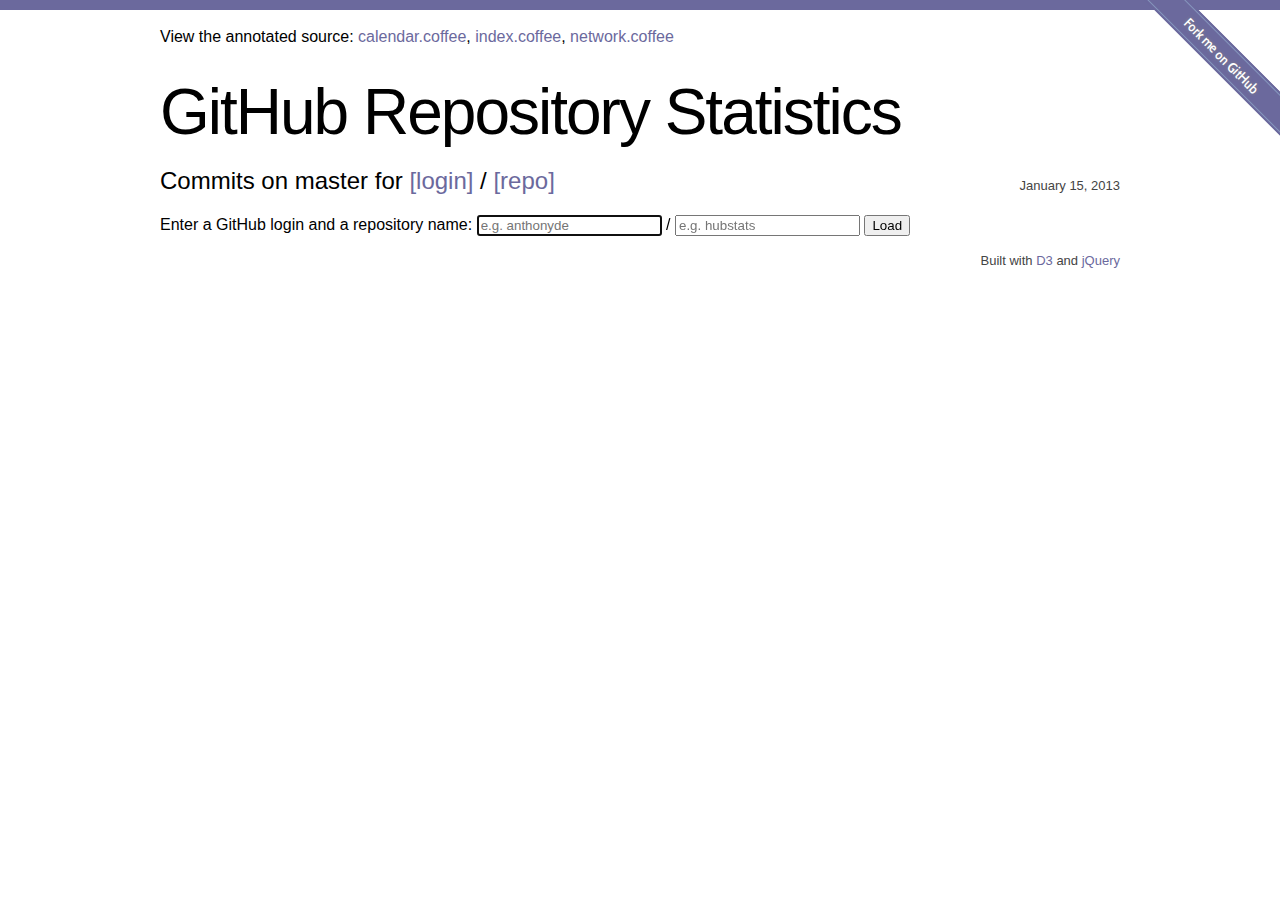
<file: index.html>
<!DOCTYPE html>
<html lang="en">
  <head>
    <meta charset="utf-8">
    <title>GitHub Repository Statistics</title>

    <link rel="stylesheet" href="ribbon.css">
    <link rel="stylesheet" href="calendar.css">
    <link rel="stylesheet" href="style.css">

    <script src="http://d3js.org/d3.v3.min.js"></script>
    <script src="https://ajax.googleapis.com/ajax/libs/jquery/1.8.3/jquery.min.js"></script>

    <script src="network.js"></script>
    <script src="calendar.js"></script>
    <script src="index.js"></script>
  </head>

  <body>
    <header>
      <ul>
        <li class="github-ribbon">
          <a href="https://github.com/anthonyde/hubstats"
            title="Fork me on GitHub">Fork me on GitHub</a>
        </li>
        <li>
          View the annotated source:
          <ul>
            <li><a href="doc/calendar.html">calendar.coffee</a></li>
            <li><a href="doc/index.html">index.coffee</a></li>
            <li><a href="doc/network.html">network.coffee</a></li>
          </ul>
        </li>
      </ul>
    </header>

    <section class="title">
      <h1>GitHub Repository Statistics</h1>
      <h2>Commits on master for
        <a id="loginLink" title="View this user's profile on GitHub">[login]</a>
        / <a id="repoLink" title="View this repository on GitHub">[repo]</a>
      </h2>

      <aside>
        January 15, 2013
      </aside>
    </section>

    <section>
      <p id="status">
        <noscript>JavaScript support is required to gather and display
        repository information.</noscript>
      </p>
    </section>

    <section id="chart"></section>

    <section>
      <form action="/" id="repoForm">
        <label>Enter a GitHub login and a repository name:</label>
        <input name="login" placeholder="e.g. anthonyde" required="true"
          autofocus="true">
        <label>/</label>
        <input name="repo" placeholder="e.g. hubstats" required="true">
        <input type="submit" value="Load">
      </form>
    </section>

    <footer>
      <aside>
        Built with <a href="http://d3js.org/" title="D3">D3</a> and
        <a href="http://jquery.com/" title="jQuery">jQuery</a>
      </aside>
    </footer>
  </body>
</html>
</file>
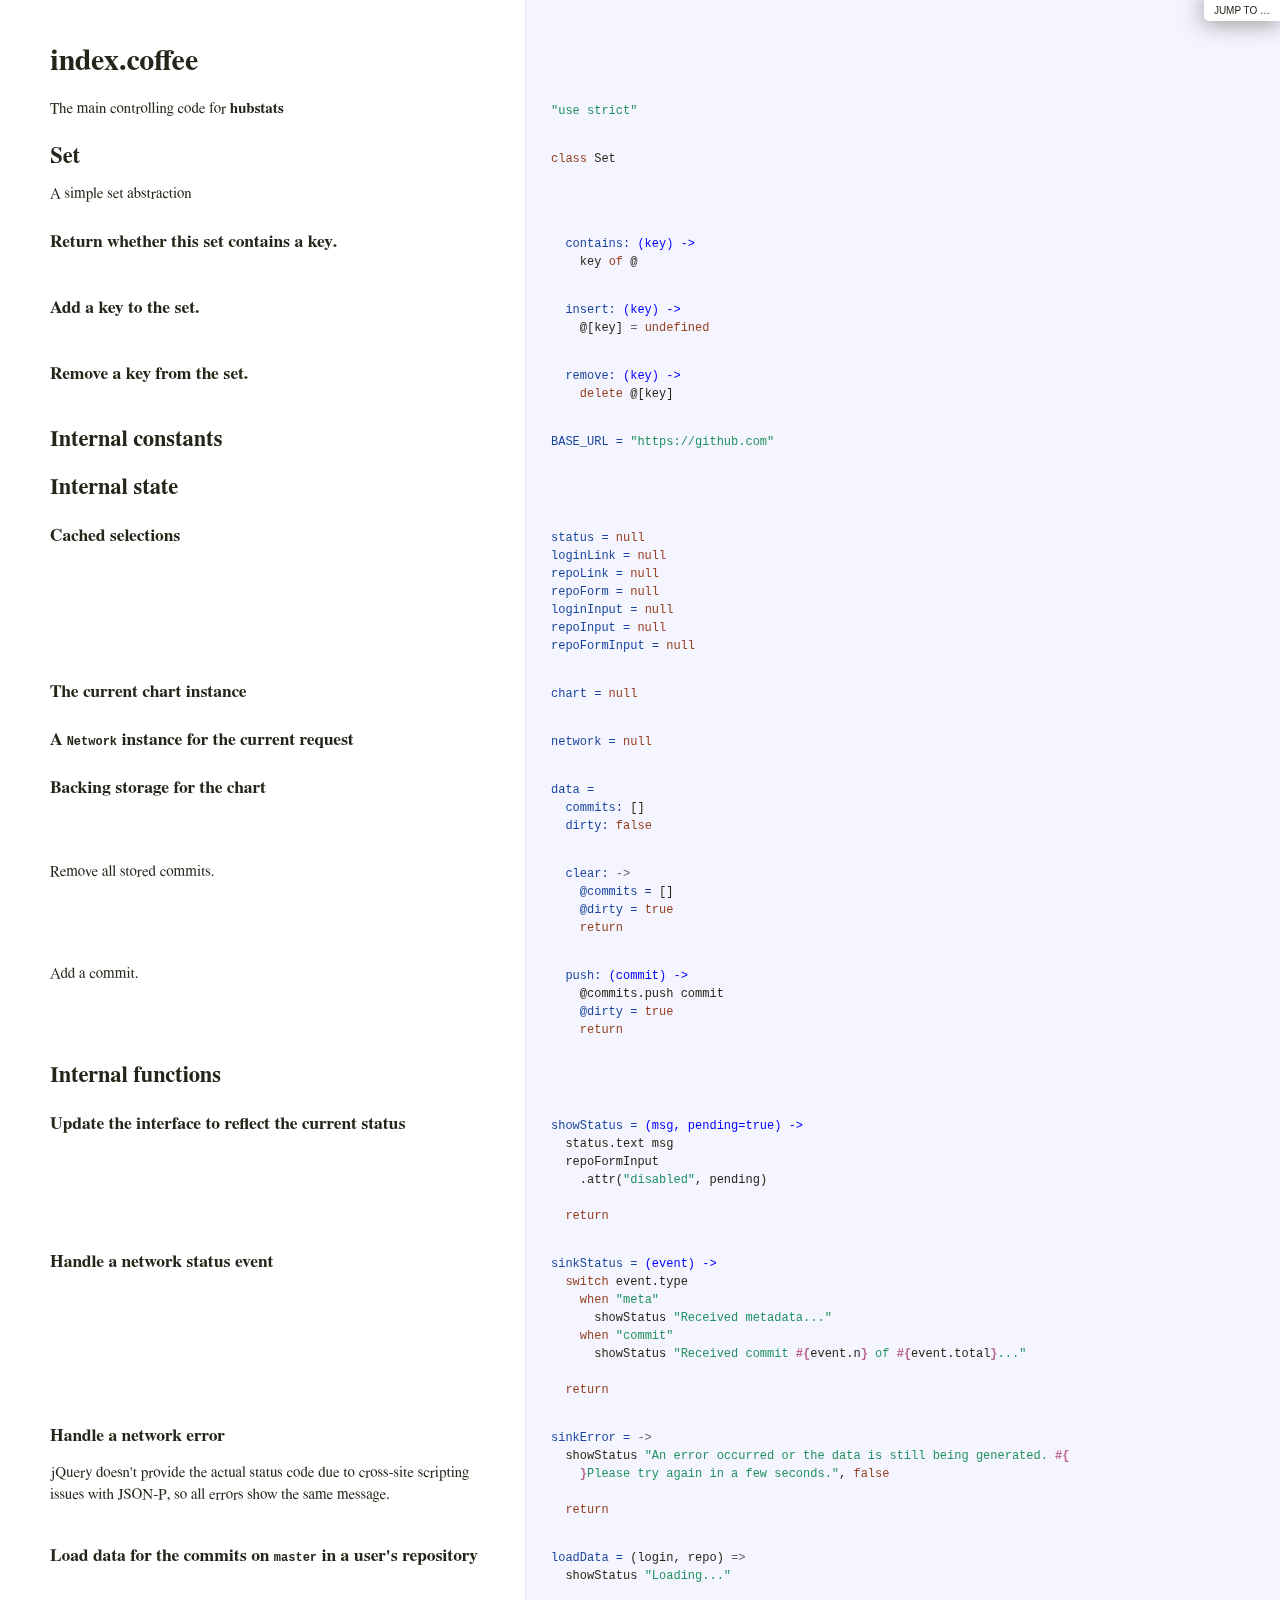
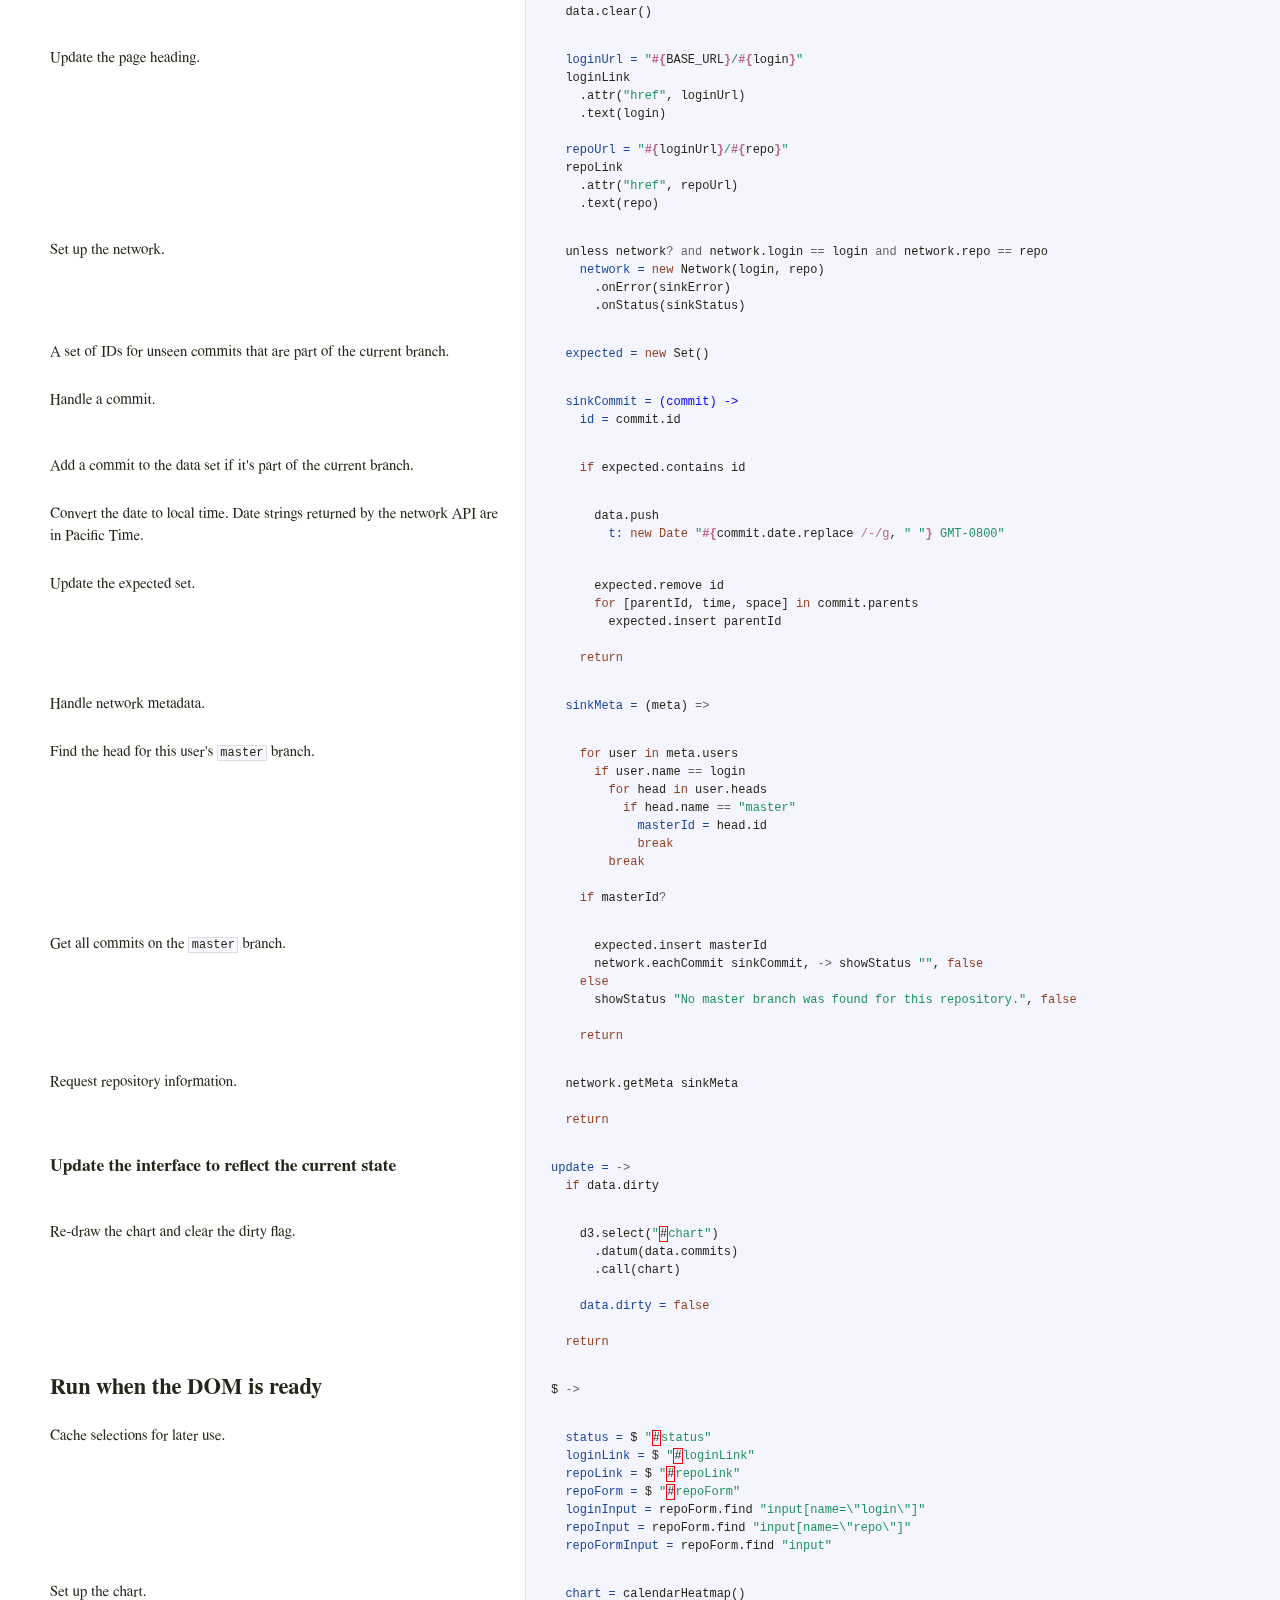
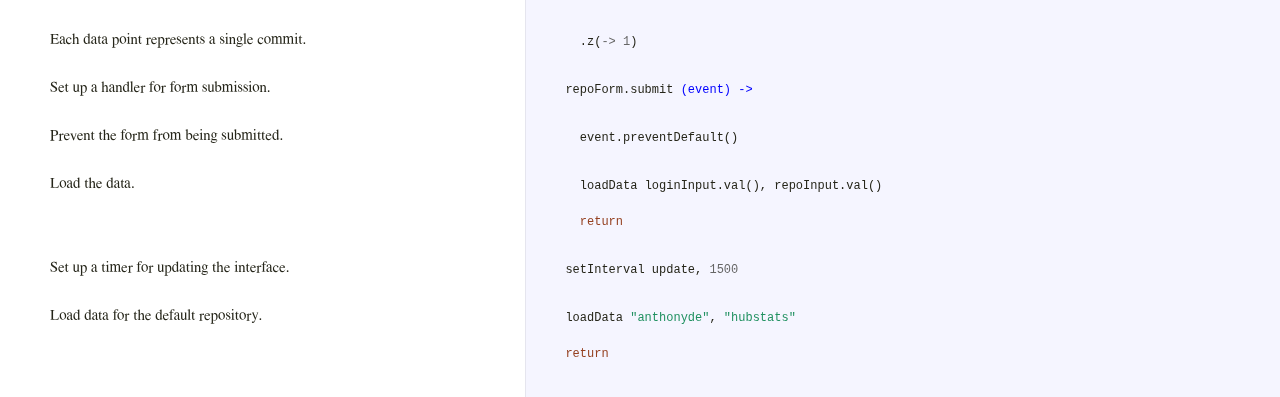
<file: doc/index.html>
<!DOCTYPE html>  <html> <head>   <title>index.coffee</title>   <meta http-equiv="content-type" content="text/html; charset=UTF-8">   <link rel="stylesheet" media="all" href="docco.css" /> </head> <body>   <div id="container">     <div id="background"></div>            <div id="jump_to">         Jump To &hellip;         <div id="jump_wrapper">           <div id="jump_page">                                           <a class="source" href="calendar.html">                 calendar.coffee               </a>                                           <a class="source" href="index.html">                 index.coffee               </a>                                           <a class="source" href="network.html">                 network.coffee               </a>                        </div>         </div>       </div>          <table cellpadding="0" cellspacing="0">       <thead>         <tr>           <th class="docs">             <h1>               index.coffee             </h1>           </th>           <th class="code">           </th>         </tr>       </thead>       <tbody>                               <tr id="section-1">             <td class="docs">               <div class="pilwrap">                 <a class="pilcrow" href="#section-1">&#182;</a>               </div>               <p>The main controlling code for <strong>hubstats</strong></p>             </td>             <td class="code">               <div class="highlight"><pre><span class="s">&quot;use strict&quot;</span></pre></div>             </td>           </tr>                               <tr id="section-2">             <td class="docs">               <div class="pilwrap">                 <a class="pilcrow" href="#section-2">&#182;</a>               </div>               <h2>Set</h2>

<p>A simple set abstraction</p>             </td>             <td class="code">               <div class="highlight"><pre><span class="k">class</span> <span class="nx">Set</span></pre></div>             </td>           </tr>                               <tr id="section-3">             <td class="docs">               <div class="pilwrap">                 <a class="pilcrow" href="#section-3">&#182;</a>               </div>               <h3>Return whether this set contains a key.</h3>             </td>             <td class="code">               <div class="highlight"><pre>  <span class="nv">contains: </span><span class="nf">(key) -&gt;</span>
    <span class="nx">key</span> <span class="k">of</span> <span class="nx">@</span></pre></div>             </td>           </tr>                               <tr id="section-4">             <td class="docs">               <div class="pilwrap">                 <a class="pilcrow" href="#section-4">&#182;</a>               </div>               <h3>Add a key to the set.</h3>             </td>             <td class="code">               <div class="highlight"><pre>  <span class="nv">insert: </span><span class="nf">(key) -&gt;</span>
    <span class="nx">@</span><span class="p">[</span><span class="nx">key</span><span class="p">]</span> <span class="o">=</span> <span class="kc">undefined</span></pre></div>             </td>           </tr>                               <tr id="section-5">             <td class="docs">               <div class="pilwrap">                 <a class="pilcrow" href="#section-5">&#182;</a>               </div>               <h3>Remove a key from the set.</h3>             </td>             <td class="code">               <div class="highlight"><pre>  <span class="nv">remove: </span><span class="nf">(key) -&gt;</span>
    <span class="k">delete</span> <span class="nx">@</span><span class="p">[</span><span class="nx">key</span><span class="p">]</span></pre></div>             </td>           </tr>                               <tr id="section-6">             <td class="docs">               <div class="pilwrap">                 <a class="pilcrow" href="#section-6">&#182;</a>               </div>               <h2>Internal constants</h2>             </td>             <td class="code">               <div class="highlight"><pre><span class="nv">BASE_URL = </span><span class="s">&quot;https://github.com&quot;</span></pre></div>             </td>           </tr>                               <tr id="section-7">             <td class="docs">               <div class="pilwrap">                 <a class="pilcrow" href="#section-7">&#182;</a>               </div>               <h2>Internal state</h2>             </td>             <td class="code">               <div class="highlight"><pre></pre></div>             </td>           </tr>                               <tr id="section-8">             <td class="docs">               <div class="pilwrap">                 <a class="pilcrow" href="#section-8">&#182;</a>               </div>               <h3>Cached selections</h3>             </td>             <td class="code">               <div class="highlight"><pre><span class="nv">status = </span><span class="kc">null</span>
<span class="nv">loginLink = </span><span class="kc">null</span>
<span class="nv">repoLink = </span><span class="kc">null</span>
<span class="nv">repoForm = </span><span class="kc">null</span>
<span class="nv">loginInput = </span><span class="kc">null</span>
<span class="nv">repoInput = </span><span class="kc">null</span>
<span class="nv">repoFormInput = </span><span class="kc">null</span></pre></div>             </td>           </tr>                               <tr id="section-9">             <td class="docs">               <div class="pilwrap">                 <a class="pilcrow" href="#section-9">&#182;</a>               </div>               <h3>The current chart instance</h3>             </td>             <td class="code">               <div class="highlight"><pre><span class="nv">chart = </span><span class="kc">null</span></pre></div>             </td>           </tr>                               <tr id="section-10">             <td class="docs">               <div class="pilwrap">                 <a class="pilcrow" href="#section-10">&#182;</a>               </div>               <h3>A <code>Network</code> instance for the current request</h3>             </td>             <td class="code">               <div class="highlight"><pre><span class="nv">network = </span><span class="kc">null</span></pre></div>             </td>           </tr>                               <tr id="section-11">             <td class="docs">               <div class="pilwrap">                 <a class="pilcrow" href="#section-11">&#182;</a>               </div>               <h3>Backing storage for the chart</h3>             </td>             <td class="code">               <div class="highlight"><pre><span class="nv">data =</span>
  <span class="nv">commits: </span><span class="p">[]</span>
  <span class="nv">dirty: </span><span class="kc">false</span></pre></div>             </td>           </tr>                               <tr id="section-12">             <td class="docs">               <div class="pilwrap">                 <a class="pilcrow" href="#section-12">&#182;</a>               </div>               <p>Remove all stored commits.</p>             </td>             <td class="code">               <div class="highlight"><pre>  <span class="nv">clear: </span><span class="o">-&gt;</span>
    <span class="vi">@commits = </span><span class="p">[]</span>
    <span class="vi">@dirty = </span><span class="kc">true</span>
    <span class="k">return</span></pre></div>             </td>           </tr>                               <tr id="section-13">             <td class="docs">               <div class="pilwrap">                 <a class="pilcrow" href="#section-13">&#182;</a>               </div>               <p>Add a commit.</p>             </td>             <td class="code">               <div class="highlight"><pre>  <span class="nv">push: </span><span class="nf">(commit) -&gt;</span>
    <span class="nx">@commits</span><span class="p">.</span><span class="nx">push</span> <span class="nx">commit</span>
    <span class="vi">@dirty = </span><span class="kc">true</span>
    <span class="k">return</span></pre></div>             </td>           </tr>                               <tr id="section-14">             <td class="docs">               <div class="pilwrap">                 <a class="pilcrow" href="#section-14">&#182;</a>               </div>               <h2>Internal functions</h2>             </td>             <td class="code">               <div class="highlight"><pre></pre></div>             </td>           </tr>                               <tr id="section-15">             <td class="docs">               <div class="pilwrap">                 <a class="pilcrow" href="#section-15">&#182;</a>               </div>               <h3>Update the interface to reflect the current status</h3>             </td>             <td class="code">               <div class="highlight"><pre><span class="nv">showStatus = </span><span class="nf">(msg, pending=true) -&gt;</span>
  <span class="nx">status</span><span class="p">.</span><span class="nx">text</span> <span class="nx">msg</span>
  <span class="nx">repoFormInput</span>
    <span class="p">.</span><span class="nx">attr</span><span class="p">(</span><span class="s">&quot;disabled&quot;</span><span class="p">,</span> <span class="nx">pending</span><span class="p">)</span>

  <span class="k">return</span></pre></div>             </td>           </tr>                               <tr id="section-16">             <td class="docs">               <div class="pilwrap">                 <a class="pilcrow" href="#section-16">&#182;</a>               </div>               <h3>Handle a network status event</h3>             </td>             <td class="code">               <div class="highlight"><pre><span class="nv">sinkStatus = </span><span class="nf">(event) -&gt;</span>
  <span class="k">switch</span> <span class="nx">event</span><span class="p">.</span><span class="nx">type</span>
    <span class="k">when</span> <span class="s">&quot;meta&quot;</span>
      <span class="nx">showStatus</span> <span class="s">&quot;Received metadata...&quot;</span>
    <span class="k">when</span> <span class="s">&quot;commit&quot;</span>
      <span class="nx">showStatus</span> <span class="s">&quot;Received commit </span><span class="si">#{</span><span class="nx">event</span><span class="p">.</span><span class="nx">n</span><span class="si">}</span><span class="s"> of </span><span class="si">#{</span><span class="nx">event</span><span class="p">.</span><span class="nx">total</span><span class="si">}</span><span class="s">...&quot;</span>

  <span class="k">return</span></pre></div>             </td>           </tr>                               <tr id="section-17">             <td class="docs">               <div class="pilwrap">                 <a class="pilcrow" href="#section-17">&#182;</a>               </div>               <h3>Handle a network error</h3>

<p>jQuery doesn't provide the actual status code due to cross-site scripting
issues with JSON-P, so all errors show the same message.</p>             </td>             <td class="code">               <div class="highlight"><pre><span class="nv">sinkError = </span><span class="o">-&gt;</span>
  <span class="nx">showStatus</span> <span class="s">&quot;An error occurred or the data is still being generated. </span><span class="si">#{</span>
    <span class="si">}</span><span class="s">Please try again in a few seconds.&quot;</span><span class="p">,</span> <span class="kc">false</span>

  <span class="k">return</span></pre></div>             </td>           </tr>                               <tr id="section-18">             <td class="docs">               <div class="pilwrap">                 <a class="pilcrow" href="#section-18">&#182;</a>               </div>               <h3>Load data for the commits on <code>master</code> in a user's repository</h3>             </td>             <td class="code">               <div class="highlight"><pre><span class="nv">loadData = </span><span class="p">(</span><span class="nx">login</span><span class="p">,</span> <span class="nx">repo</span><span class="p">)</span> <span class="o">=&gt;</span>
  <span class="nx">showStatus</span> <span class="s">&quot;Loading...&quot;</span>

  <span class="nx">data</span><span class="p">.</span><span class="nx">clear</span><span class="p">()</span></pre></div>             </td>           </tr>                               <tr id="section-19">             <td class="docs">               <div class="pilwrap">                 <a class="pilcrow" href="#section-19">&#182;</a>               </div>               <p>Update the page heading.</p>             </td>             <td class="code">               <div class="highlight"><pre>  <span class="nv">loginUrl = </span><span class="s">&quot;</span><span class="si">#{</span><span class="nx">BASE_URL</span><span class="si">}</span><span class="s">/</span><span class="si">#{</span><span class="nx">login</span><span class="si">}</span><span class="s">&quot;</span>
  <span class="nx">loginLink</span>
    <span class="p">.</span><span class="nx">attr</span><span class="p">(</span><span class="s">&quot;href&quot;</span><span class="p">,</span> <span class="nx">loginUrl</span><span class="p">)</span>
    <span class="p">.</span><span class="nx">text</span><span class="p">(</span><span class="nx">login</span><span class="p">)</span>

  <span class="nv">repoUrl = </span><span class="s">&quot;</span><span class="si">#{</span><span class="nx">loginUrl</span><span class="si">}</span><span class="s">/</span><span class="si">#{</span><span class="nx">repo</span><span class="si">}</span><span class="s">&quot;</span>
  <span class="nx">repoLink</span>
    <span class="p">.</span><span class="nx">attr</span><span class="p">(</span><span class="s">&quot;href&quot;</span><span class="p">,</span> <span class="nx">repoUrl</span><span class="p">)</span>
    <span class="p">.</span><span class="nx">text</span><span class="p">(</span><span class="nx">repo</span><span class="p">)</span></pre></div>             </td>           </tr>                               <tr id="section-20">             <td class="docs">               <div class="pilwrap">                 <a class="pilcrow" href="#section-20">&#182;</a>               </div>               <p>Set up the network.</p>             </td>             <td class="code">               <div class="highlight"><pre>  <span class="nx">unless</span> <span class="nx">network</span><span class="o">?</span> <span class="o">and</span> <span class="nx">network</span><span class="p">.</span><span class="nx">login</span> <span class="o">==</span> <span class="nx">login</span> <span class="o">and</span> <span class="nx">network</span><span class="p">.</span><span class="nx">repo</span> <span class="o">==</span> <span class="nx">repo</span>
    <span class="nv">network = </span><span class="k">new</span> <span class="nx">Network</span><span class="p">(</span><span class="nx">login</span><span class="p">,</span> <span class="nx">repo</span><span class="p">)</span>
      <span class="p">.</span><span class="nx">onError</span><span class="p">(</span><span class="nx">sinkError</span><span class="p">)</span>
      <span class="p">.</span><span class="nx">onStatus</span><span class="p">(</span><span class="nx">sinkStatus</span><span class="p">)</span></pre></div>             </td>           </tr>                               <tr id="section-21">             <td class="docs">               <div class="pilwrap">                 <a class="pilcrow" href="#section-21">&#182;</a>               </div>               <p>A set of IDs for unseen commits that are part of the current branch.</p>             </td>             <td class="code">               <div class="highlight"><pre>  <span class="nv">expected = </span><span class="k">new</span> <span class="nx">Set</span><span class="p">()</span></pre></div>             </td>           </tr>                               <tr id="section-22">             <td class="docs">               <div class="pilwrap">                 <a class="pilcrow" href="#section-22">&#182;</a>               </div>               <p>Handle a commit.</p>             </td>             <td class="code">               <div class="highlight"><pre>  <span class="nv">sinkCommit = </span><span class="nf">(commit) -&gt;</span>
    <span class="nv">id = </span><span class="nx">commit</span><span class="p">.</span><span class="nx">id</span></pre></div>             </td>           </tr>                               <tr id="section-23">             <td class="docs">               <div class="pilwrap">                 <a class="pilcrow" href="#section-23">&#182;</a>               </div>               <p>Add a commit to the data set if it's part of the current branch.</p>             </td>             <td class="code">               <div class="highlight"><pre>    <span class="k">if</span> <span class="nx">expected</span><span class="p">.</span><span class="nx">contains</span> <span class="nx">id</span></pre></div>             </td>           </tr>                               <tr id="section-24">             <td class="docs">               <div class="pilwrap">                 <a class="pilcrow" href="#section-24">&#182;</a>               </div>               <p>Convert the date to local time. Date strings returned by the network
API are in Pacific Time.</p>             </td>             <td class="code">               <div class="highlight"><pre>      <span class="nx">data</span><span class="p">.</span><span class="nx">push</span>
        <span class="nv">t: </span><span class="k">new</span> <span class="nb">Date</span> <span class="s">&quot;</span><span class="si">#{</span><span class="nx">commit</span><span class="p">.</span><span class="nx">date</span><span class="p">.</span><span class="nx">replace</span> <span class="sr">/-/g</span><span class="p">,</span> <span class="s">&quot; &quot;</span><span class="si">}</span><span class="s"> GMT-0800&quot;</span></pre></div>             </td>           </tr>                               <tr id="section-25">             <td class="docs">               <div class="pilwrap">                 <a class="pilcrow" href="#section-25">&#182;</a>               </div>               <p>Update the expected set.</p>             </td>             <td class="code">               <div class="highlight"><pre>      <span class="nx">expected</span><span class="p">.</span><span class="nx">remove</span> <span class="nx">id</span>
      <span class="k">for</span> <span class="p">[</span><span class="nx">parentId</span><span class="p">,</span> <span class="nx">time</span><span class="p">,</span> <span class="nx">space</span><span class="p">]</span> <span class="k">in</span> <span class="nx">commit</span><span class="p">.</span><span class="nx">parents</span>
        <span class="nx">expected</span><span class="p">.</span><span class="nx">insert</span> <span class="nx">parentId</span>

    <span class="k">return</span></pre></div>             </td>           </tr>                               <tr id="section-26">             <td class="docs">               <div class="pilwrap">                 <a class="pilcrow" href="#section-26">&#182;</a>               </div>               <p>Handle network metadata.</p>             </td>             <td class="code">               <div class="highlight"><pre>  <span class="nv">sinkMeta = </span><span class="p">(</span><span class="nx">meta</span><span class="p">)</span> <span class="o">=&gt;</span></pre></div>             </td>           </tr>                               <tr id="section-27">             <td class="docs">               <div class="pilwrap">                 <a class="pilcrow" href="#section-27">&#182;</a>               </div>               <p>Find the head for this user's <code>master</code> branch.</p>             </td>             <td class="code">               <div class="highlight"><pre>    <span class="k">for</span> <span class="nx">user</span> <span class="k">in</span> <span class="nx">meta</span><span class="p">.</span><span class="nx">users</span>
      <span class="k">if</span> <span class="nx">user</span><span class="p">.</span><span class="nx">name</span> <span class="o">==</span> <span class="nx">login</span>
        <span class="k">for</span> <span class="nx">head</span> <span class="k">in</span> <span class="nx">user</span><span class="p">.</span><span class="nx">heads</span>
          <span class="k">if</span> <span class="nx">head</span><span class="p">.</span><span class="nx">name</span> <span class="o">==</span> <span class="s">&quot;master&quot;</span>
            <span class="nv">masterId = </span><span class="nx">head</span><span class="p">.</span><span class="nx">id</span>
            <span class="k">break</span>
        <span class="k">break</span>

    <span class="k">if</span> <span class="nx">masterId</span><span class="o">?</span></pre></div>             </td>           </tr>                               <tr id="section-28">             <td class="docs">               <div class="pilwrap">                 <a class="pilcrow" href="#section-28">&#182;</a>               </div>               <p>Get all commits on the <code>master</code> branch.</p>             </td>             <td class="code">               <div class="highlight"><pre>      <span class="nx">expected</span><span class="p">.</span><span class="nx">insert</span> <span class="nx">masterId</span>
      <span class="nx">network</span><span class="p">.</span><span class="nx">eachCommit</span> <span class="nx">sinkCommit</span><span class="p">,</span> <span class="o">-&gt;</span> <span class="nx">showStatus</span> <span class="s">&quot;&quot;</span><span class="p">,</span> <span class="kc">false</span>
    <span class="k">else</span>
      <span class="nx">showStatus</span> <span class="s">&quot;No master branch was found for this repository.&quot;</span><span class="p">,</span> <span class="kc">false</span>

    <span class="k">return</span></pre></div>             </td>           </tr>                               <tr id="section-29">             <td class="docs">               <div class="pilwrap">                 <a class="pilcrow" href="#section-29">&#182;</a>               </div>               <p>Request repository information.</p>             </td>             <td class="code">               <div class="highlight"><pre>  <span class="nx">network</span><span class="p">.</span><span class="nx">getMeta</span> <span class="nx">sinkMeta</span>

  <span class="k">return</span></pre></div>             </td>           </tr>                               <tr id="section-30">             <td class="docs">               <div class="pilwrap">                 <a class="pilcrow" href="#section-30">&#182;</a>               </div>               <h3>Update the interface to reflect the current state</h3>             </td>             <td class="code">               <div class="highlight"><pre><span class="nv">update = </span><span class="o">-&gt;</span>
  <span class="k">if</span> <span class="nx">data</span><span class="p">.</span><span class="nx">dirty</span></pre></div>             </td>           </tr>                               <tr id="section-31">             <td class="docs">               <div class="pilwrap">                 <a class="pilcrow" href="#section-31">&#182;</a>               </div>               <p>Re-draw the chart and clear the dirty flag.</p>             </td>             <td class="code">               <div class="highlight"><pre>    <span class="nx">d3</span><span class="p">.</span><span class="nx">select</span><span class="p">(</span><span class="s">&quot;</span><span class="err">#</span><span class="s">chart&quot;</span><span class="p">)</span>
      <span class="p">.</span><span class="nx">datum</span><span class="p">(</span><span class="nx">data</span><span class="p">.</span><span class="nx">commits</span><span class="p">)</span>
      <span class="p">.</span><span class="nx">call</span><span class="p">(</span><span class="nx">chart</span><span class="p">)</span>

    <span class="nv">data.dirty = </span><span class="kc">false</span>

  <span class="k">return</span></pre></div>             </td>           </tr>                               <tr id="section-32">             <td class="docs">               <div class="pilwrap">                 <a class="pilcrow" href="#section-32">&#182;</a>               </div>               <h2>Run when the DOM is ready</h2>             </td>             <td class="code">               <div class="highlight"><pre><span class="nx">$</span> <span class="o">-&gt;</span></pre></div>             </td>           </tr>                               <tr id="section-33">             <td class="docs">               <div class="pilwrap">                 <a class="pilcrow" href="#section-33">&#182;</a>               </div>               <p>Cache selections for later use.</p>             </td>             <td class="code">               <div class="highlight"><pre>  <span class="nv">status = </span><span class="nx">$</span> <span class="s">&quot;</span><span class="err">#</span><span class="s">status&quot;</span>
  <span class="nv">loginLink = </span><span class="nx">$</span> <span class="s">&quot;</span><span class="err">#</span><span class="s">loginLink&quot;</span>
  <span class="nv">repoLink = </span><span class="nx">$</span> <span class="s">&quot;</span><span class="err">#</span><span class="s">repoLink&quot;</span>
  <span class="nv">repoForm = </span><span class="nx">$</span> <span class="s">&quot;</span><span class="err">#</span><span class="s">repoForm&quot;</span>
  <span class="nv">loginInput = </span><span class="nx">repoForm</span><span class="p">.</span><span class="nx">find</span> <span class="s">&quot;input[name=\&quot;login\&quot;]&quot;</span>
  <span class="nv">repoInput = </span><span class="nx">repoForm</span><span class="p">.</span><span class="nx">find</span> <span class="s">&quot;input[name=\&quot;repo\&quot;]&quot;</span>
  <span class="nv">repoFormInput = </span><span class="nx">repoForm</span><span class="p">.</span><span class="nx">find</span> <span class="s">&quot;input&quot;</span></pre></div>             </td>           </tr>                               <tr id="section-34">             <td class="docs">               <div class="pilwrap">                 <a class="pilcrow" href="#section-34">&#182;</a>               </div>               <p>Set up the chart.</p>             </td>             <td class="code">               <div class="highlight"><pre>  <span class="nv">chart = </span><span class="nx">calendarHeatmap</span><span class="p">()</span></pre></div>             </td>           </tr>                               <tr id="section-35">             <td class="docs">               <div class="pilwrap">                 <a class="pilcrow" href="#section-35">&#182;</a>               </div>               <p>Each data point represents a single commit.</p>             </td>             <td class="code">               <div class="highlight"><pre>    <span class="p">.</span><span class="nx">z</span><span class="p">(</span><span class="o">-&gt;</span> <span class="mi">1</span><span class="p">)</span></pre></div>             </td>           </tr>                               <tr id="section-36">             <td class="docs">               <div class="pilwrap">                 <a class="pilcrow" href="#section-36">&#182;</a>               </div>               <p>Set up a handler for form submission.</p>             </td>             <td class="code">               <div class="highlight"><pre>  <span class="nx">repoForm</span><span class="p">.</span><span class="nx">submit</span> <span class="nf">(event) -&gt;</span></pre></div>             </td>           </tr>                               <tr id="section-37">             <td class="docs">               <div class="pilwrap">                 <a class="pilcrow" href="#section-37">&#182;</a>               </div>               <p>Prevent the form from being submitted.</p>             </td>             <td class="code">               <div class="highlight"><pre>    <span class="nx">event</span><span class="p">.</span><span class="nx">preventDefault</span><span class="p">()</span></pre></div>             </td>           </tr>                               <tr id="section-38">             <td class="docs">               <div class="pilwrap">                 <a class="pilcrow" href="#section-38">&#182;</a>               </div>               <p>Load the data.</p>             </td>             <td class="code">               <div class="highlight"><pre>    <span class="nx">loadData</span> <span class="nx">loginInput</span><span class="p">.</span><span class="nx">val</span><span class="p">(),</span> <span class="nx">repoInput</span><span class="p">.</span><span class="nx">val</span><span class="p">()</span>

    <span class="k">return</span></pre></div>             </td>           </tr>                               <tr id="section-39">             <td class="docs">               <div class="pilwrap">                 <a class="pilcrow" href="#section-39">&#182;</a>               </div>               <p>Set up a timer for updating the interface.</p>             </td>             <td class="code">               <div class="highlight"><pre>  <span class="nx">setInterval</span> <span class="nx">update</span><span class="p">,</span> <span class="mi">1500</span></pre></div>             </td>           </tr>                               <tr id="section-40">             <td class="docs">               <div class="pilwrap">                 <a class="pilcrow" href="#section-40">&#182;</a>               </div>               <p>Load data for the default repository.</p>             </td>             <td class="code">               <div class="highlight"><pre>  <span class="nx">loadData</span> <span class="s">&quot;anthonyde&quot;</span><span class="p">,</span> <span class="s">&quot;hubstats&quot;</span>

  <span class="k">return</span>

</pre></div>             </td>           </tr>                </tbody>     </table>   </div> </body> </html>
</file>
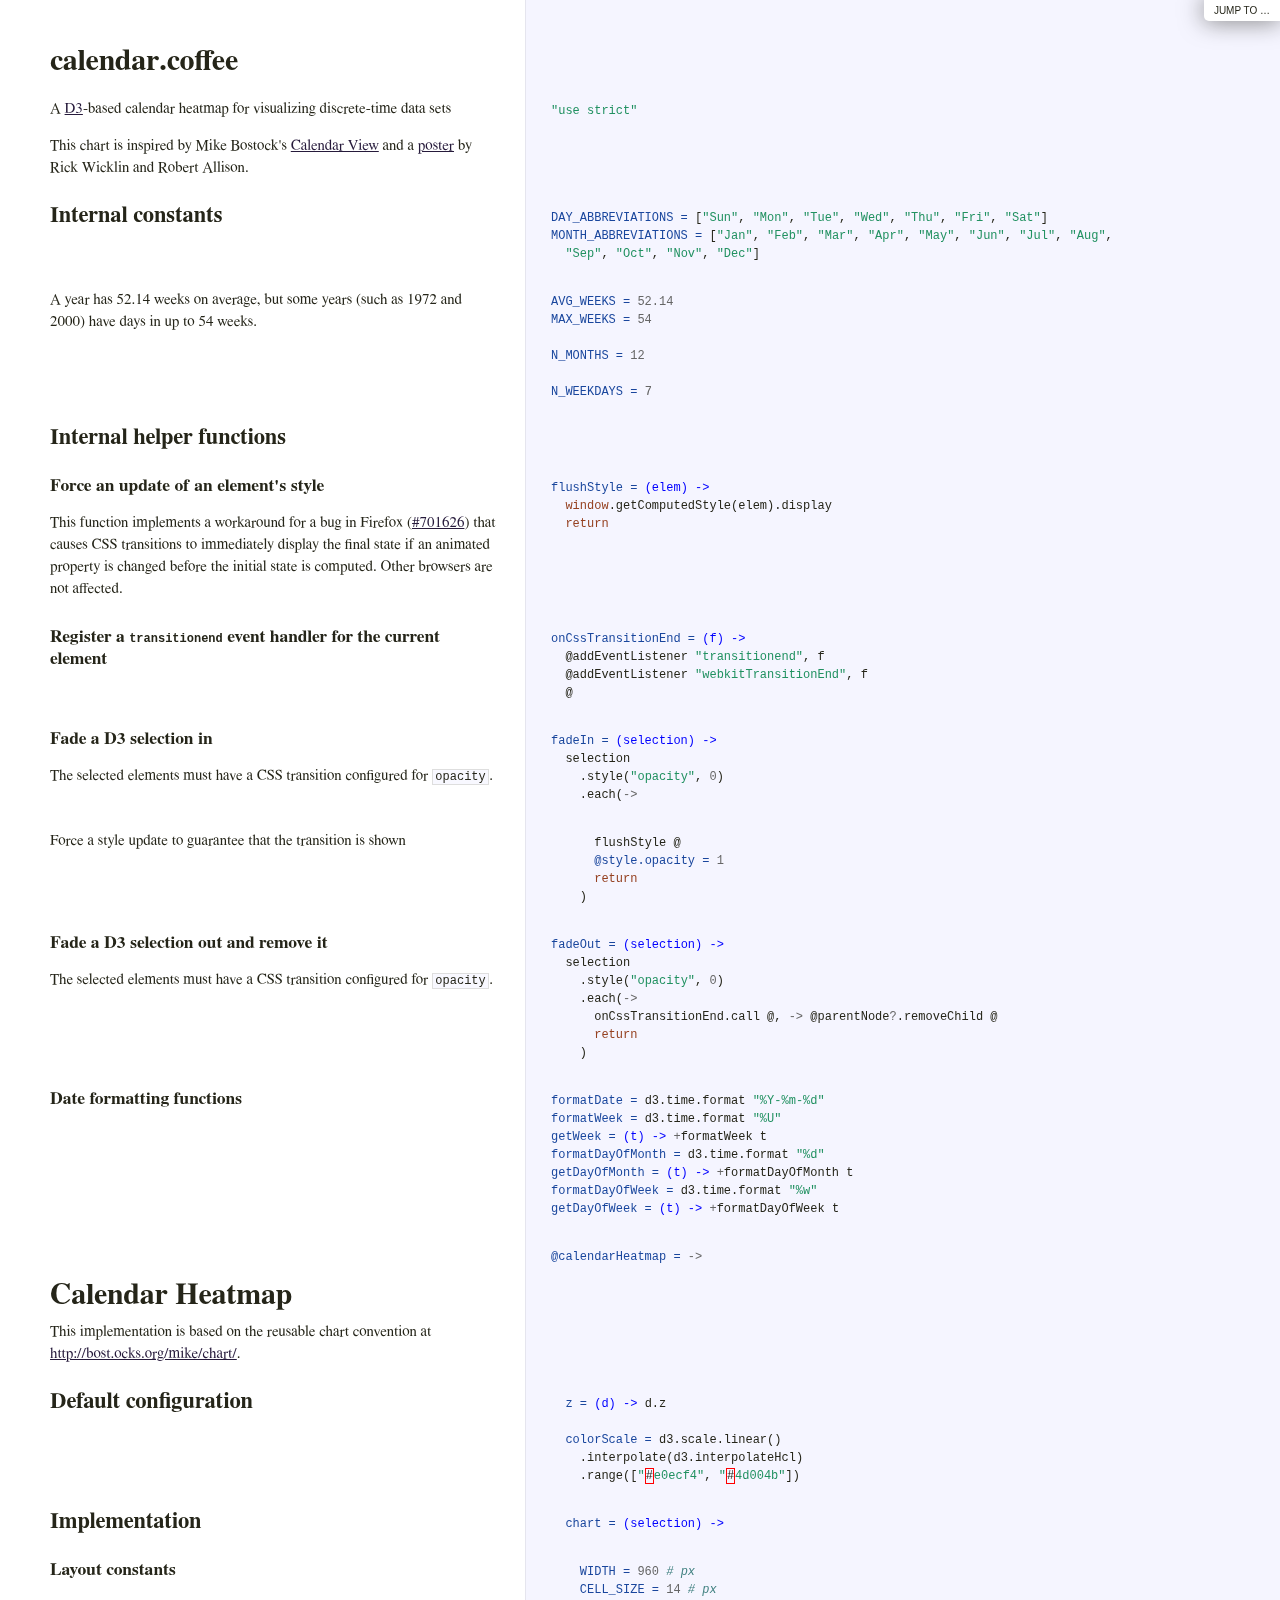
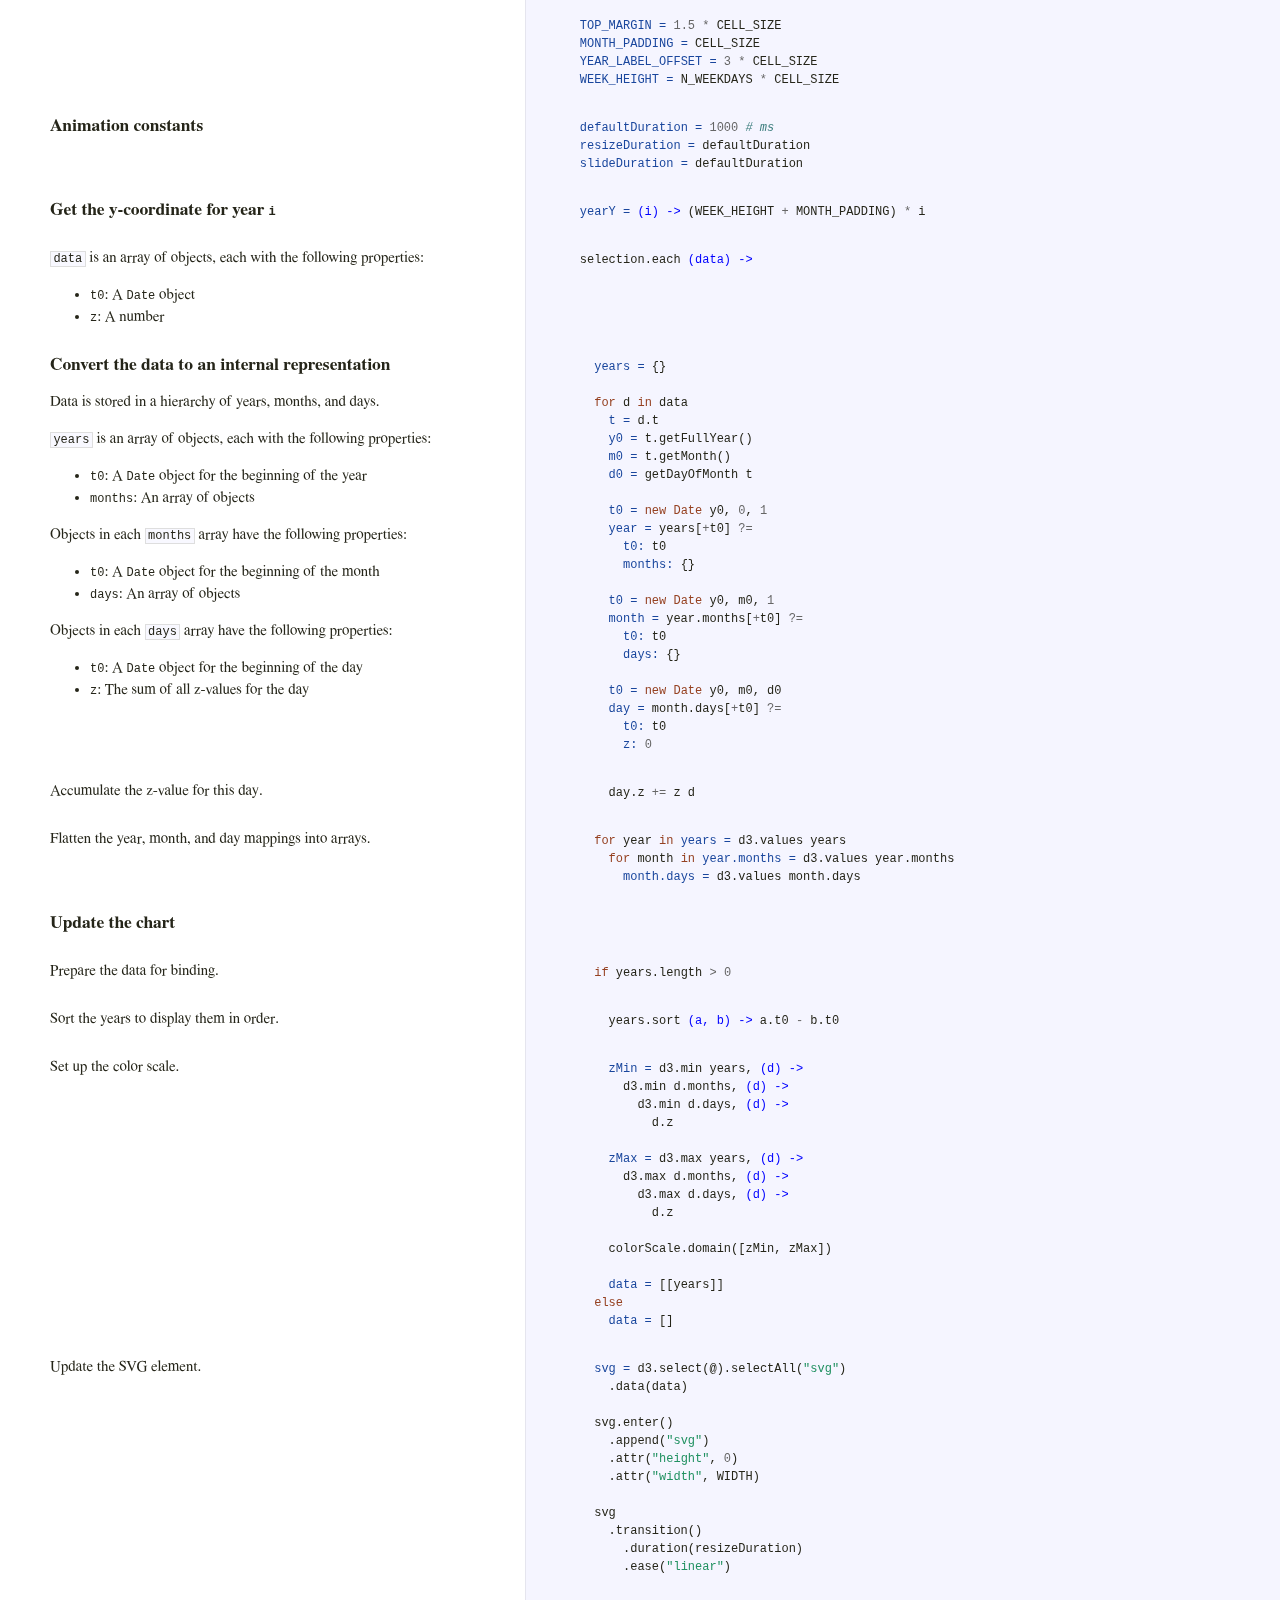
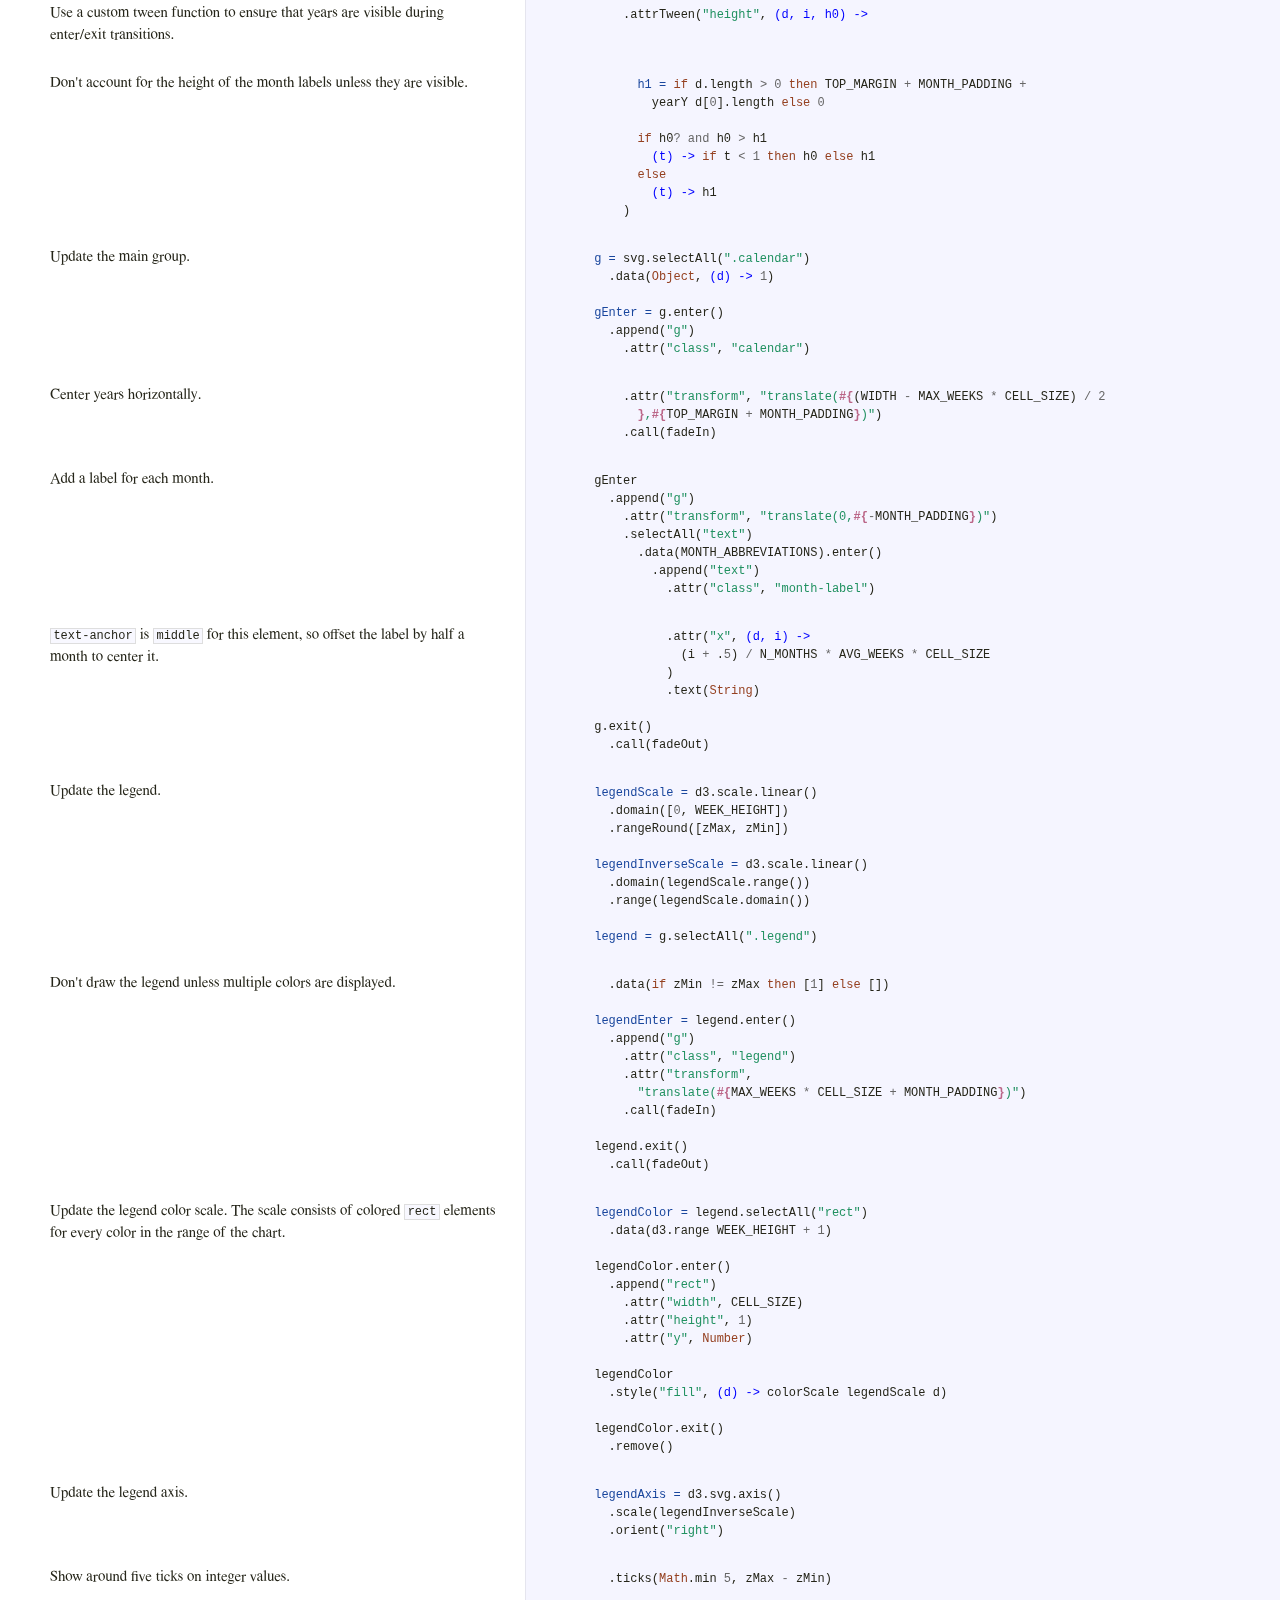
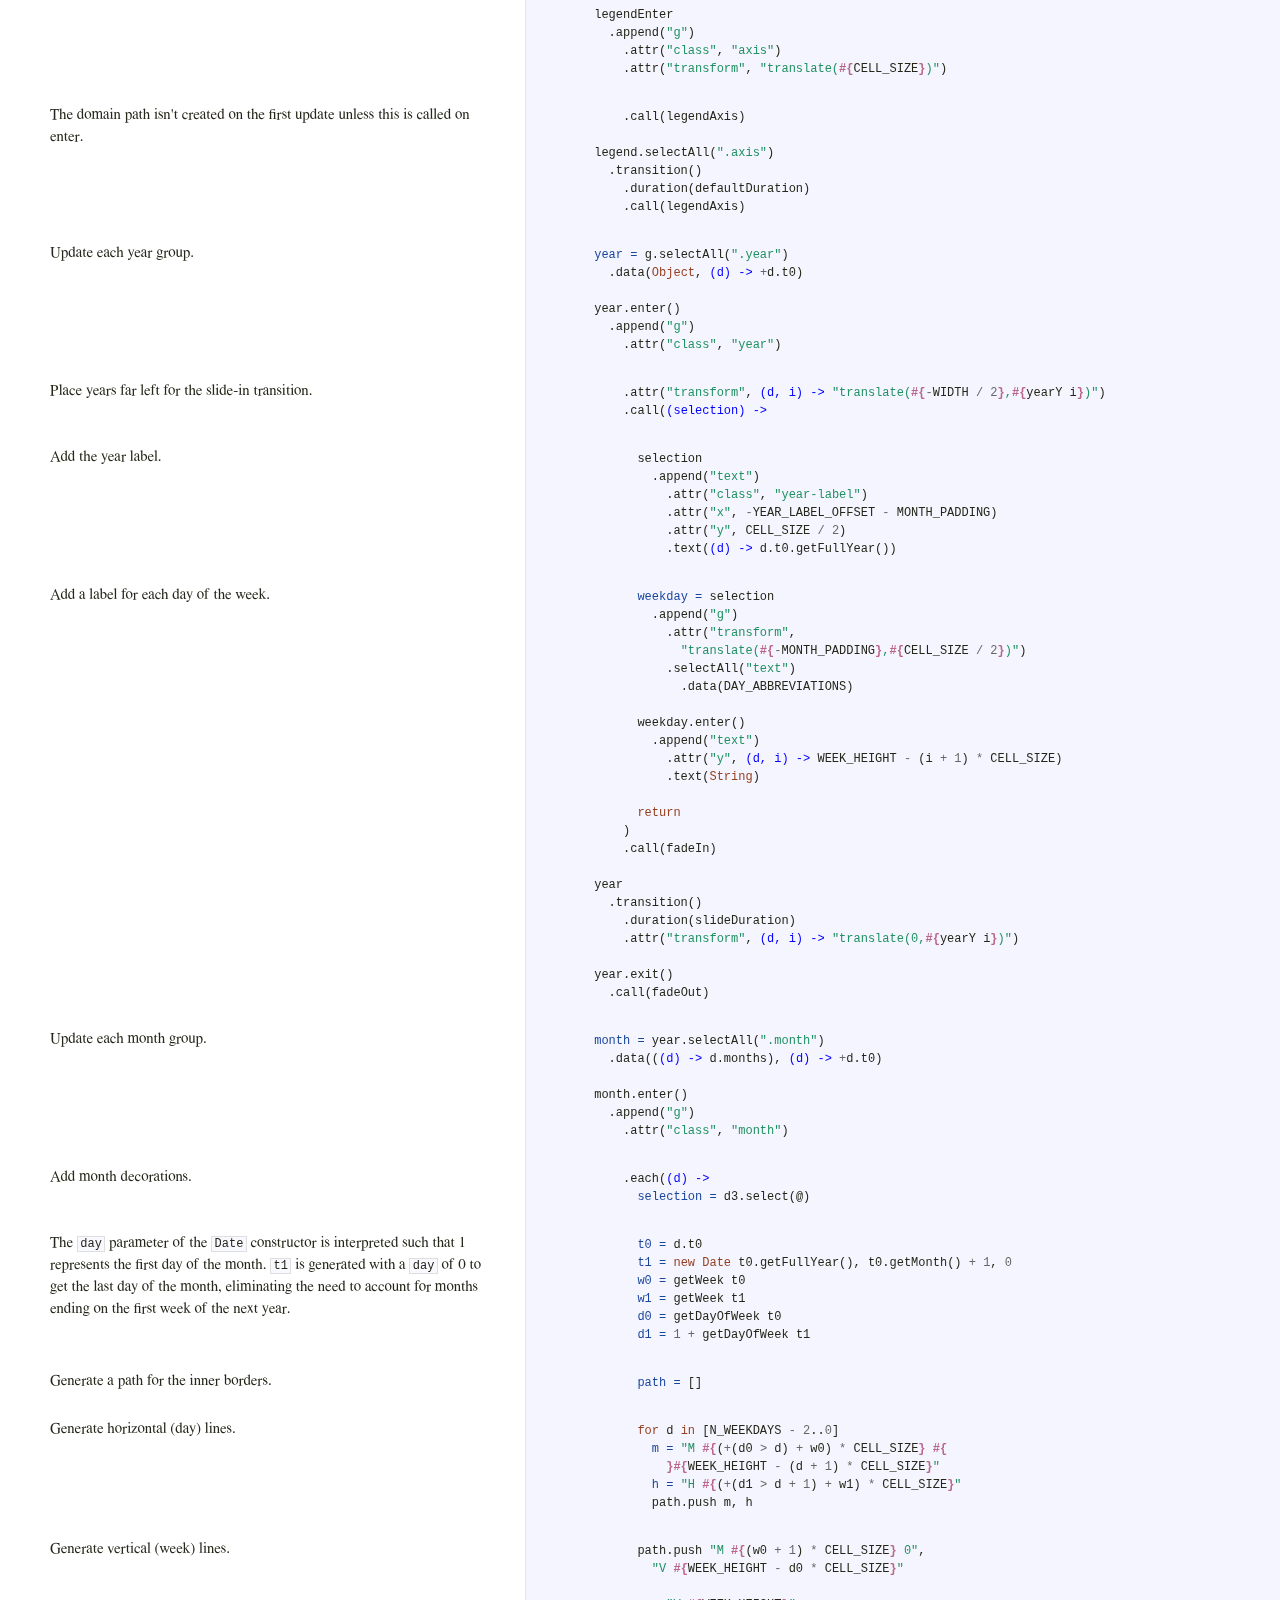
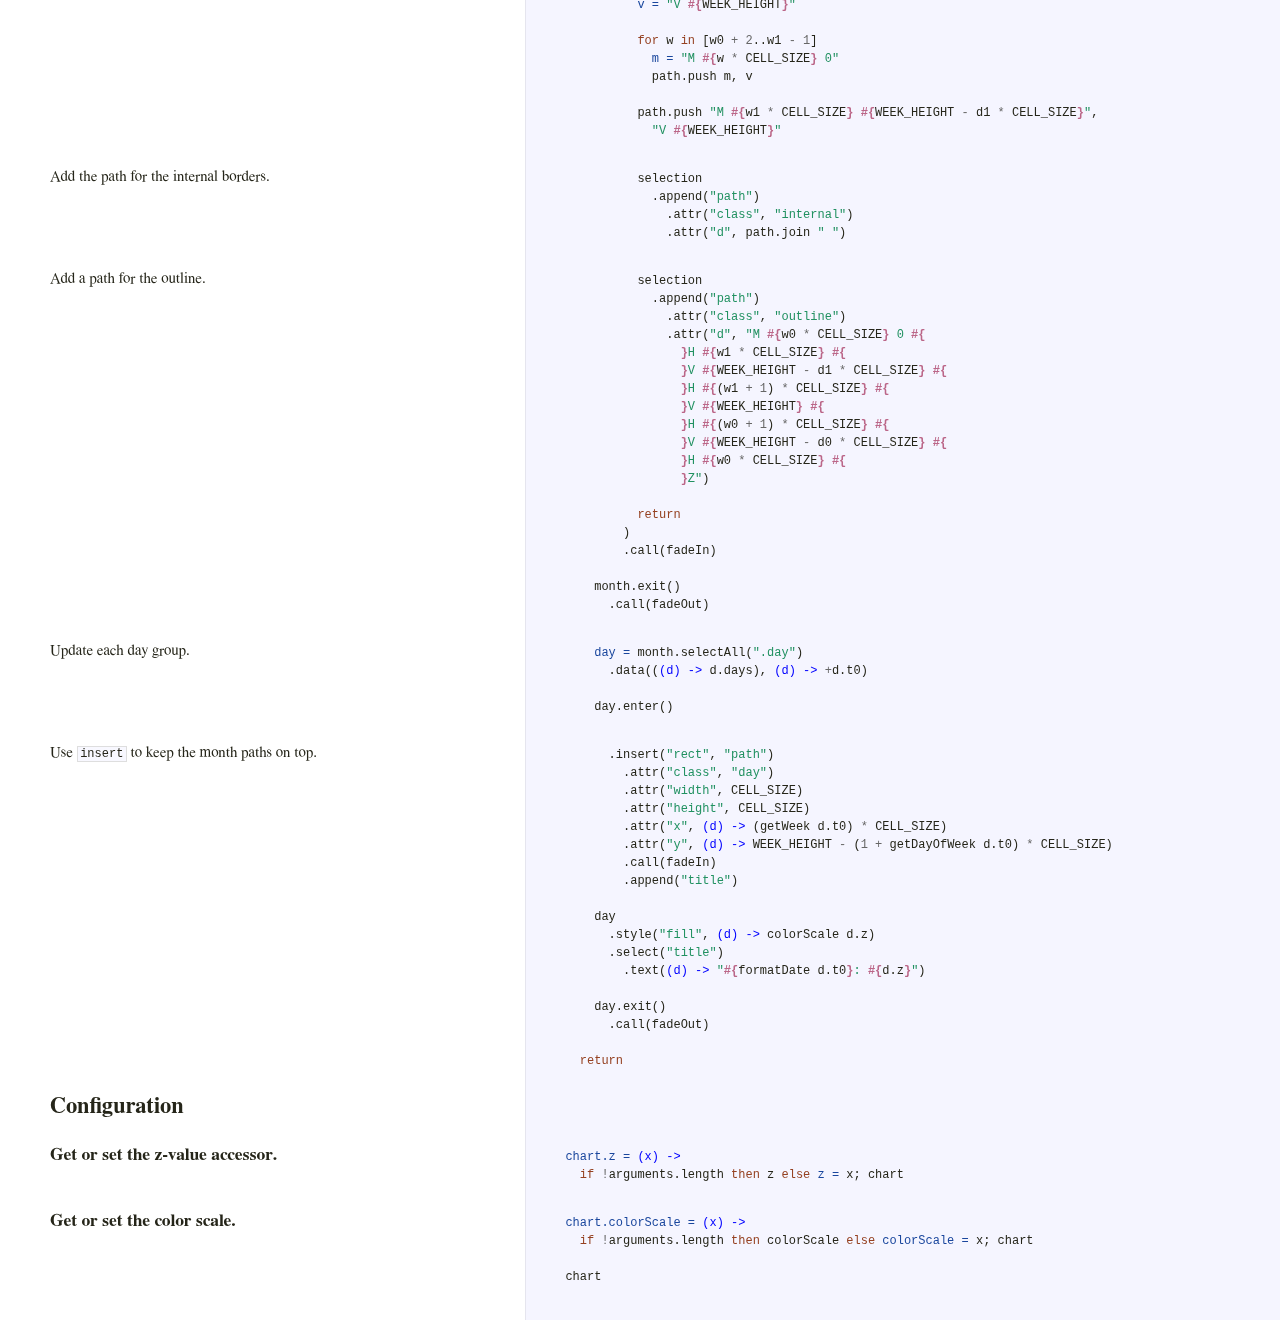
<file: doc/calendar.html>
<!DOCTYPE html>  <html> <head>   <title>calendar.coffee</title>   <meta http-equiv="content-type" content="text/html; charset=UTF-8">   <link rel="stylesheet" media="all" href="docco.css" /> </head> <body>   <div id="container">     <div id="background"></div>            <div id="jump_to">         Jump To &hellip;         <div id="jump_wrapper">           <div id="jump_page">                                           <a class="source" href="calendar.html">                 calendar.coffee               </a>                                           <a class="source" href="index.html">                 index.coffee               </a>                                           <a class="source" href="network.html">                 network.coffee               </a>                        </div>         </div>       </div>          <table cellpadding="0" cellspacing="0">       <thead>         <tr>           <th class="docs">             <h1>               calendar.coffee             </h1>           </th>           <th class="code">           </th>         </tr>       </thead>       <tbody>                               <tr id="section-1">             <td class="docs">               <div class="pilwrap">                 <a class="pilcrow" href="#section-1">&#182;</a>               </div>               <p>A <a href="http://d3js.org/" title="D3">D3</a>-based calendar heatmap for visualizing discrete-time data sets</p>

<p>This chart is inspired by Mike Bostock's <a href="http://bl.ocks.org/4063318" title="Calendar View">Calendar View</a> and a
<a href="http://stat-computing.org/dataexpo/2009/posters/wicklin-allison.pdf" title="Congestion in the Sky">poster</a> by Rick Wicklin and Robert Allison.</p>             </td>             <td class="code">               <div class="highlight"><pre><span class="s">&quot;use strict&quot;</span></pre></div>             </td>           </tr>                               <tr id="section-2">             <td class="docs">               <div class="pilwrap">                 <a class="pilcrow" href="#section-2">&#182;</a>               </div>               <h2>Internal constants</h2>             </td>             <td class="code">               <div class="highlight"><pre><span class="nv">DAY_ABBREVIATIONS = </span><span class="p">[</span><span class="s">&quot;Sun&quot;</span><span class="p">,</span> <span class="s">&quot;Mon&quot;</span><span class="p">,</span> <span class="s">&quot;Tue&quot;</span><span class="p">,</span> <span class="s">&quot;Wed&quot;</span><span class="p">,</span> <span class="s">&quot;Thu&quot;</span><span class="p">,</span> <span class="s">&quot;Fri&quot;</span><span class="p">,</span> <span class="s">&quot;Sat&quot;</span><span class="p">]</span>
<span class="nv">MONTH_ABBREVIATIONS = </span><span class="p">[</span><span class="s">&quot;Jan&quot;</span><span class="p">,</span> <span class="s">&quot;Feb&quot;</span><span class="p">,</span> <span class="s">&quot;Mar&quot;</span><span class="p">,</span> <span class="s">&quot;Apr&quot;</span><span class="p">,</span> <span class="s">&quot;May&quot;</span><span class="p">,</span> <span class="s">&quot;Jun&quot;</span><span class="p">,</span> <span class="s">&quot;Jul&quot;</span><span class="p">,</span> <span class="s">&quot;Aug&quot;</span><span class="p">,</span>
  <span class="s">&quot;Sep&quot;</span><span class="p">,</span> <span class="s">&quot;Oct&quot;</span><span class="p">,</span> <span class="s">&quot;Nov&quot;</span><span class="p">,</span> <span class="s">&quot;Dec&quot;</span><span class="p">]</span></pre></div>             </td>           </tr>                               <tr id="section-3">             <td class="docs">               <div class="pilwrap">                 <a class="pilcrow" href="#section-3">&#182;</a>               </div>               <p>A year has 52.14 weeks on average, but some years (such as 1972 and 2000)
have days in up to 54 weeks.</p>             </td>             <td class="code">               <div class="highlight"><pre><span class="nv">AVG_WEEKS = </span><span class="mf">52.14</span>
<span class="nv">MAX_WEEKS = </span><span class="mi">54</span>

<span class="nv">N_MONTHS = </span><span class="mi">12</span>

<span class="nv">N_WEEKDAYS = </span><span class="mi">7</span></pre></div>             </td>           </tr>                               <tr id="section-4">             <td class="docs">               <div class="pilwrap">                 <a class="pilcrow" href="#section-4">&#182;</a>               </div>               <h2>Internal helper functions</h2>             </td>             <td class="code">               <div class="highlight"><pre></pre></div>             </td>           </tr>                               <tr id="section-5">             <td class="docs">               <div class="pilwrap">                 <a class="pilcrow" href="#section-5">&#182;</a>               </div>               <h3>Force an update of an element's style</h3>

<p>This function implements a workaround for a bug in Firefox (<a href="https://bugzil.la/701626" title="Bugzilla@Mozilla - Bug 701626">#701626</a>)
that causes CSS transitions to immediately display the final state if an
animated property is changed before the initial state is computed. Other
browsers are not affected.</p>             </td>             <td class="code">               <div class="highlight"><pre><span class="nv">flushStyle = </span><span class="nf">(elem) -&gt;</span>
  <span class="nb">window</span><span class="p">.</span><span class="nx">getComputedStyle</span><span class="p">(</span><span class="nx">elem</span><span class="p">).</span><span class="nx">display</span>
  <span class="k">return</span></pre></div>             </td>           </tr>                               <tr id="section-6">             <td class="docs">               <div class="pilwrap">                 <a class="pilcrow" href="#section-6">&#182;</a>               </div>               <h3>Register a <code>transitionend</code> event handler for the current element</h3>             </td>             <td class="code">               <div class="highlight"><pre><span class="nv">onCssTransitionEnd = </span><span class="nf">(f) -&gt;</span>
  <span class="nx">@addEventListener</span> <span class="s">&quot;transitionend&quot;</span><span class="p">,</span> <span class="nx">f</span>
  <span class="nx">@addEventListener</span> <span class="s">&quot;webkitTransitionEnd&quot;</span><span class="p">,</span> <span class="nx">f</span>
  <span class="nx">@</span></pre></div>             </td>           </tr>                               <tr id="section-7">             <td class="docs">               <div class="pilwrap">                 <a class="pilcrow" href="#section-7">&#182;</a>               </div>               <h3>Fade a D3 selection in</h3>

<p>The selected elements must have a CSS transition configured for <code>opacity</code>.</p>             </td>             <td class="code">               <div class="highlight"><pre><span class="nv">fadeIn = </span><span class="nf">(selection) -&gt;</span>
  <span class="nx">selection</span>
    <span class="p">.</span><span class="nx">style</span><span class="p">(</span><span class="s">&quot;opacity&quot;</span><span class="p">,</span> <span class="mi">0</span><span class="p">)</span>
    <span class="p">.</span><span class="nx">each</span><span class="p">(</span><span class="o">-&gt;</span></pre></div>             </td>           </tr>                               <tr id="section-8">             <td class="docs">               <div class="pilwrap">                 <a class="pilcrow" href="#section-8">&#182;</a>               </div>               <p>Force a style update to guarantee that the transition is shown</p>             </td>             <td class="code">               <div class="highlight"><pre>      <span class="nx">flushStyle</span> <span class="nx">@</span>
      <span class="vi">@style.opacity = </span><span class="mi">1</span>
      <span class="k">return</span>
    <span class="p">)</span></pre></div>             </td>           </tr>                               <tr id="section-9">             <td class="docs">               <div class="pilwrap">                 <a class="pilcrow" href="#section-9">&#182;</a>               </div>               <h3>Fade a D3 selection out and remove it</h3>

<p>The selected elements must have a CSS transition configured for <code>opacity</code>.</p>             </td>             <td class="code">               <div class="highlight"><pre><span class="nv">fadeOut = </span><span class="nf">(selection) -&gt;</span>
  <span class="nx">selection</span>
    <span class="p">.</span><span class="nx">style</span><span class="p">(</span><span class="s">&quot;opacity&quot;</span><span class="p">,</span> <span class="mi">0</span><span class="p">)</span>
    <span class="p">.</span><span class="nx">each</span><span class="p">(</span><span class="o">-&gt;</span>
      <span class="nx">onCssTransitionEnd</span><span class="p">.</span><span class="nx">call</span> <span class="nx">@</span><span class="p">,</span> <span class="o">-&gt;</span> <span class="nx">@parentNode</span><span class="o">?</span><span class="p">.</span><span class="nx">removeChild</span> <span class="nx">@</span>
      <span class="k">return</span>
    <span class="p">)</span></pre></div>             </td>           </tr>                               <tr id="section-10">             <td class="docs">               <div class="pilwrap">                 <a class="pilcrow" href="#section-10">&#182;</a>               </div>               <h3>Date formatting functions</h3>             </td>             <td class="code">               <div class="highlight"><pre><span class="nv">formatDate = </span><span class="nx">d3</span><span class="p">.</span><span class="nx">time</span><span class="p">.</span><span class="nx">format</span> <span class="s">&quot;%Y-%m-%d&quot;</span>
<span class="nv">formatWeek = </span><span class="nx">d3</span><span class="p">.</span><span class="nx">time</span><span class="p">.</span><span class="nx">format</span> <span class="s">&quot;%U&quot;</span>
<span class="nv">getWeek = </span><span class="nf">(t) -&gt;</span> <span class="o">+</span><span class="nx">formatWeek</span> <span class="nx">t</span>
<span class="nv">formatDayOfMonth = </span><span class="nx">d3</span><span class="p">.</span><span class="nx">time</span><span class="p">.</span><span class="nx">format</span> <span class="s">&quot;%d&quot;</span>
<span class="nv">getDayOfMonth = </span><span class="nf">(t) -&gt;</span> <span class="o">+</span><span class="nx">formatDayOfMonth</span> <span class="nx">t</span>
<span class="nv">formatDayOfWeek = </span><span class="nx">d3</span><span class="p">.</span><span class="nx">time</span><span class="p">.</span><span class="nx">format</span> <span class="s">&quot;%w&quot;</span>
<span class="nv">getDayOfWeek = </span><span class="nf">(t) -&gt;</span> <span class="o">+</span><span class="nx">formatDayOfWeek</span> <span class="nx">t</span></pre></div>             </td>           </tr>                               <tr id="section-11">             <td class="docs">               <div class="pilwrap">                 <a class="pilcrow" href="#section-11">&#182;</a>               </div>               <h1>Calendar Heatmap</h1>

<p>This implementation is based on the reusable chart convention at
<a href="http://bost.ocks.org/mike/chart/">http://bost.ocks.org/mike/chart/</a>.</p>             </td>             <td class="code">               <div class="highlight"><pre><span class="vi">@calendarHeatmap = </span><span class="o">-&gt;</span></pre></div>             </td>           </tr>                               <tr id="section-12">             <td class="docs">               <div class="pilwrap">                 <a class="pilcrow" href="#section-12">&#182;</a>               </div>               <h2>Default configuration</h2>             </td>             <td class="code">               <div class="highlight"><pre>  <span class="nv">z = </span><span class="nf">(d) -&gt;</span> <span class="nx">d</span><span class="p">.</span><span class="nx">z</span>

  <span class="nv">colorScale = </span><span class="nx">d3</span><span class="p">.</span><span class="nx">scale</span><span class="p">.</span><span class="nx">linear</span><span class="p">()</span>
    <span class="p">.</span><span class="nx">interpolate</span><span class="p">(</span><span class="nx">d3</span><span class="p">.</span><span class="nx">interpolateHcl</span><span class="p">)</span>
    <span class="p">.</span><span class="nx">range</span><span class="p">([</span><span class="s">&quot;</span><span class="err">#</span><span class="s">e0ecf4&quot;</span><span class="p">,</span> <span class="s">&quot;</span><span class="err">#</span><span class="s">4d004b&quot;</span><span class="p">])</span></pre></div>             </td>           </tr>                               <tr id="section-13">             <td class="docs">               <div class="pilwrap">                 <a class="pilcrow" href="#section-13">&#182;</a>               </div>               <h2>Implementation</h2>             </td>             <td class="code">               <div class="highlight"><pre>  <span class="nv">chart = </span><span class="nf">(selection) -&gt;</span></pre></div>             </td>           </tr>                               <tr id="section-14">             <td class="docs">               <div class="pilwrap">                 <a class="pilcrow" href="#section-14">&#182;</a>               </div>               <h3>Layout constants</h3>             </td>             <td class="code">               <div class="highlight"><pre>    <span class="nv">WIDTH = </span><span class="mi">960</span> <span class="c1"># px</span>
    <span class="nv">CELL_SIZE = </span><span class="mi">14</span> <span class="c1"># px</span>

    <span class="nv">TOP_MARGIN = </span><span class="mf">1.5</span> <span class="o">*</span> <span class="nx">CELL_SIZE</span>
    <span class="nv">MONTH_PADDING = </span><span class="nx">CELL_SIZE</span>
    <span class="nv">YEAR_LABEL_OFFSET = </span><span class="mi">3</span> <span class="o">*</span> <span class="nx">CELL_SIZE</span>
    <span class="nv">WEEK_HEIGHT = </span><span class="nx">N_WEEKDAYS</span> <span class="o">*</span> <span class="nx">CELL_SIZE</span></pre></div>             </td>           </tr>                               <tr id="section-15">             <td class="docs">               <div class="pilwrap">                 <a class="pilcrow" href="#section-15">&#182;</a>               </div>               <h3>Animation constants</h3>             </td>             <td class="code">               <div class="highlight"><pre>    <span class="nv">defaultDuration = </span><span class="mi">1000</span> <span class="c1"># ms</span>
    <span class="nv">resizeDuration = </span><span class="nx">defaultDuration</span>
    <span class="nv">slideDuration = </span><span class="nx">defaultDuration</span></pre></div>             </td>           </tr>                               <tr id="section-16">             <td class="docs">               <div class="pilwrap">                 <a class="pilcrow" href="#section-16">&#182;</a>               </div>               <h3>Get the y-coordinate for year <code>i</code></h3>             </td>             <td class="code">               <div class="highlight"><pre>    <span class="nv">yearY = </span><span class="nf">(i) -&gt;</span> <span class="p">(</span><span class="nx">WEEK_HEIGHT</span> <span class="o">+</span> <span class="nx">MONTH_PADDING</span><span class="p">)</span> <span class="o">*</span> <span class="nx">i</span></pre></div>             </td>           </tr>                               <tr id="section-17">             <td class="docs">               <div class="pilwrap">                 <a class="pilcrow" href="#section-17">&#182;</a>               </div>               <p><code>data</code> is an array of objects, each with the following properties:</p>

<ul>
<li><code>t0</code>: A <code>Date</code> object</li>
<li><code>z</code>: A number</li>
</ul>             </td>             <td class="code">               <div class="highlight"><pre>    <span class="nx">selection</span><span class="p">.</span><span class="nx">each</span> <span class="nf">(data) -&gt;</span></pre></div>             </td>           </tr>                               <tr id="section-18">             <td class="docs">               <div class="pilwrap">                 <a class="pilcrow" href="#section-18">&#182;</a>               </div>               <h3>Convert the data to an internal representation</h3>

<p>Data is stored in a hierarchy of years, months, and days.</p>

<p><code>years</code> is an array of objects, each with the following properties:</p>

<ul>
<li><code>t0</code>: A <code>Date</code> object for the beginning of the year</li>
<li><code>months</code>: An array of objects</li>
</ul>

<p>Objects in each <code>months</code> array have the following properties:</p>

<ul>
<li><code>t0</code>: A <code>Date</code> object for the beginning of the month</li>
<li><code>days</code>: An array of objects</li>
</ul>

<p>Objects in each <code>days</code> array have the following properties:</p>

<ul>
<li><code>t0</code>: A <code>Date</code> object for the beginning of the day</li>
<li><code>z</code>: The sum of all z-values for the day</li>
</ul>             </td>             <td class="code">               <div class="highlight"><pre>      <span class="nv">years = </span><span class="p">{}</span>

      <span class="k">for</span> <span class="nx">d</span> <span class="k">in</span> <span class="nx">data</span>
        <span class="nv">t = </span><span class="nx">d</span><span class="p">.</span><span class="nx">t</span>
        <span class="nv">y0 = </span><span class="nx">t</span><span class="p">.</span><span class="nx">getFullYear</span><span class="p">()</span>
        <span class="nv">m0 = </span><span class="nx">t</span><span class="p">.</span><span class="nx">getMonth</span><span class="p">()</span>
        <span class="nv">d0 = </span><span class="nx">getDayOfMonth</span> <span class="nx">t</span>

        <span class="nv">t0 = </span><span class="k">new</span> <span class="nb">Date</span> <span class="nx">y0</span><span class="p">,</span> <span class="mi">0</span><span class="p">,</span> <span class="mi">1</span>
        <span class="nv">year = </span><span class="nx">years</span><span class="p">[</span><span class="o">+</span><span class="nx">t0</span><span class="p">]</span> <span class="o">?=</span>
          <span class="nv">t0: </span><span class="nx">t0</span>
          <span class="nv">months: </span><span class="p">{}</span>

        <span class="nv">t0 = </span><span class="k">new</span> <span class="nb">Date</span> <span class="nx">y0</span><span class="p">,</span> <span class="nx">m0</span><span class="p">,</span> <span class="mi">1</span>
        <span class="nv">month = </span><span class="nx">year</span><span class="p">.</span><span class="nx">months</span><span class="p">[</span><span class="o">+</span><span class="nx">t0</span><span class="p">]</span> <span class="o">?=</span>
          <span class="nv">t0: </span><span class="nx">t0</span>
          <span class="nv">days: </span><span class="p">{}</span>

        <span class="nv">t0 = </span><span class="k">new</span> <span class="nb">Date</span> <span class="nx">y0</span><span class="p">,</span> <span class="nx">m0</span><span class="p">,</span> <span class="nx">d0</span>
        <span class="nv">day = </span><span class="nx">month</span><span class="p">.</span><span class="nx">days</span><span class="p">[</span><span class="o">+</span><span class="nx">t0</span><span class="p">]</span> <span class="o">?=</span>
          <span class="nv">t0: </span><span class="nx">t0</span>
          <span class="nv">z: </span><span class="mi">0</span></pre></div>             </td>           </tr>                               <tr id="section-19">             <td class="docs">               <div class="pilwrap">                 <a class="pilcrow" href="#section-19">&#182;</a>               </div>               <p>Accumulate the z-value for this day.</p>             </td>             <td class="code">               <div class="highlight"><pre>        <span class="nx">day</span><span class="p">.</span><span class="nx">z</span> <span class="o">+=</span> <span class="nx">z</span> <span class="nx">d</span></pre></div>             </td>           </tr>                               <tr id="section-20">             <td class="docs">               <div class="pilwrap">                 <a class="pilcrow" href="#section-20">&#182;</a>               </div>               <p>Flatten the year, month, and day mappings into arrays.</p>             </td>             <td class="code">               <div class="highlight"><pre>      <span class="k">for</span> <span class="nx">year</span> <span class="k">in</span> <span class="nv">years = </span><span class="nx">d3</span><span class="p">.</span><span class="nx">values</span> <span class="nx">years</span>
        <span class="k">for</span> <span class="nx">month</span> <span class="k">in</span> <span class="nv">year.months = </span><span class="nx">d3</span><span class="p">.</span><span class="nx">values</span> <span class="nx">year</span><span class="p">.</span><span class="nx">months</span>
          <span class="nv">month.days = </span><span class="nx">d3</span><span class="p">.</span><span class="nx">values</span> <span class="nx">month</span><span class="p">.</span><span class="nx">days</span></pre></div>             </td>           </tr>                               <tr id="section-21">             <td class="docs">               <div class="pilwrap">                 <a class="pilcrow" href="#section-21">&#182;</a>               </div>               <h3>Update the chart</h3>             </td>             <td class="code">               <div class="highlight"><pre></pre></div>             </td>           </tr>                               <tr id="section-22">             <td class="docs">               <div class="pilwrap">                 <a class="pilcrow" href="#section-22">&#182;</a>               </div>               <p>Prepare the data for binding.</p>             </td>             <td class="code">               <div class="highlight"><pre>      <span class="k">if</span> <span class="nx">years</span><span class="p">.</span><span class="nx">length</span> <span class="o">&gt;</span> <span class="mi">0</span></pre></div>             </td>           </tr>                               <tr id="section-23">             <td class="docs">               <div class="pilwrap">                 <a class="pilcrow" href="#section-23">&#182;</a>               </div>               <p>Sort the years to display them in order.</p>             </td>             <td class="code">               <div class="highlight"><pre>        <span class="nx">years</span><span class="p">.</span><span class="nx">sort</span> <span class="nf">(a, b) -&gt;</span> <span class="nx">a</span><span class="p">.</span><span class="nx">t0</span> <span class="o">-</span> <span class="nx">b</span><span class="p">.</span><span class="nx">t0</span></pre></div>             </td>           </tr>                               <tr id="section-24">             <td class="docs">               <div class="pilwrap">                 <a class="pilcrow" href="#section-24">&#182;</a>               </div>               <p>Set up the color scale.</p>             </td>             <td class="code">               <div class="highlight"><pre>        <span class="nv">zMin = </span><span class="nx">d3</span><span class="p">.</span><span class="nx">min</span> <span class="nx">years</span><span class="p">,</span> <span class="nf">(d) -&gt;</span>
          <span class="nx">d3</span><span class="p">.</span><span class="nx">min</span> <span class="nx">d</span><span class="p">.</span><span class="nx">months</span><span class="p">,</span> <span class="nf">(d) -&gt;</span>
            <span class="nx">d3</span><span class="p">.</span><span class="nx">min</span> <span class="nx">d</span><span class="p">.</span><span class="nx">days</span><span class="p">,</span> <span class="nf">(d) -&gt;</span>
              <span class="nx">d</span><span class="p">.</span><span class="nx">z</span>

        <span class="nv">zMax = </span><span class="nx">d3</span><span class="p">.</span><span class="nx">max</span> <span class="nx">years</span><span class="p">,</span> <span class="nf">(d) -&gt;</span>
          <span class="nx">d3</span><span class="p">.</span><span class="nx">max</span> <span class="nx">d</span><span class="p">.</span><span class="nx">months</span><span class="p">,</span> <span class="nf">(d) -&gt;</span>
            <span class="nx">d3</span><span class="p">.</span><span class="nx">max</span> <span class="nx">d</span><span class="p">.</span><span class="nx">days</span><span class="p">,</span> <span class="nf">(d) -&gt;</span>
              <span class="nx">d</span><span class="p">.</span><span class="nx">z</span>

        <span class="nx">colorScale</span><span class="p">.</span><span class="nx">domain</span><span class="p">([</span><span class="nx">zMin</span><span class="p">,</span> <span class="nx">zMax</span><span class="p">])</span>

        <span class="nv">data = </span><span class="p">[[</span><span class="nx">years</span><span class="p">]]</span>
      <span class="k">else</span>
        <span class="nv">data = </span><span class="p">[]</span></pre></div>             </td>           </tr>                               <tr id="section-25">             <td class="docs">               <div class="pilwrap">                 <a class="pilcrow" href="#section-25">&#182;</a>               </div>               <p>Update the SVG element.</p>             </td>             <td class="code">               <div class="highlight"><pre>      <span class="nv">svg = </span><span class="nx">d3</span><span class="p">.</span><span class="nx">select</span><span class="p">(</span><span class="nx">@</span><span class="p">).</span><span class="nx">selectAll</span><span class="p">(</span><span class="s">&quot;svg&quot;</span><span class="p">)</span>
        <span class="p">.</span><span class="nx">data</span><span class="p">(</span><span class="nx">data</span><span class="p">)</span>

      <span class="nx">svg</span><span class="p">.</span><span class="nx">enter</span><span class="p">()</span>
        <span class="p">.</span><span class="nx">append</span><span class="p">(</span><span class="s">&quot;svg&quot;</span><span class="p">)</span>
        <span class="p">.</span><span class="nx">attr</span><span class="p">(</span><span class="s">&quot;height&quot;</span><span class="p">,</span> <span class="mi">0</span><span class="p">)</span>
        <span class="p">.</span><span class="nx">attr</span><span class="p">(</span><span class="s">&quot;width&quot;</span><span class="p">,</span> <span class="nx">WIDTH</span><span class="p">)</span>

      <span class="nx">svg</span>
        <span class="p">.</span><span class="nx">transition</span><span class="p">()</span>
          <span class="p">.</span><span class="nx">duration</span><span class="p">(</span><span class="nx">resizeDuration</span><span class="p">)</span>
          <span class="p">.</span><span class="nx">ease</span><span class="p">(</span><span class="s">&quot;linear&quot;</span><span class="p">)</span></pre></div>             </td>           </tr>                               <tr id="section-26">             <td class="docs">               <div class="pilwrap">                 <a class="pilcrow" href="#section-26">&#182;</a>               </div>               <p>Use a custom tween function to ensure that years are visible during
enter/exit transitions.</p>             </td>             <td class="code">               <div class="highlight"><pre>          <span class="p">.</span><span class="nx">attrTween</span><span class="p">(</span><span class="s">&quot;height&quot;</span><span class="p">,</span> <span class="nf">(d, i, h0) -&gt;</span></pre></div>             </td>           </tr>                               <tr id="section-27">             <td class="docs">               <div class="pilwrap">                 <a class="pilcrow" href="#section-27">&#182;</a>               </div>               <p>Don't account for the height of the month labels unless they are
visible.</p>             </td>             <td class="code">               <div class="highlight"><pre>            <span class="nv">h1 = </span><span class="k">if</span> <span class="nx">d</span><span class="p">.</span><span class="nx">length</span> <span class="o">&gt;</span> <span class="mi">0</span> <span class="k">then</span> <span class="nx">TOP_MARGIN</span> <span class="o">+</span> <span class="nx">MONTH_PADDING</span> <span class="o">+</span>
              <span class="nx">yearY</span> <span class="nx">d</span><span class="p">[</span><span class="mi">0</span><span class="p">].</span><span class="nx">length</span> <span class="k">else</span> <span class="mi">0</span>

            <span class="k">if</span> <span class="nx">h0</span><span class="o">?</span> <span class="o">and</span> <span class="nx">h0</span> <span class="o">&gt;</span> <span class="nx">h1</span>
              <span class="nf">(t) -&gt;</span> <span class="k">if</span> <span class="nx">t</span> <span class="o">&lt;</span> <span class="mi">1</span> <span class="k">then</span> <span class="nx">h0</span> <span class="k">else</span> <span class="nx">h1</span>
            <span class="k">else</span>
              <span class="nf">(t) -&gt;</span> <span class="nx">h1</span>
          <span class="p">)</span></pre></div>             </td>           </tr>                               <tr id="section-28">             <td class="docs">               <div class="pilwrap">                 <a class="pilcrow" href="#section-28">&#182;</a>               </div>               <p>Update the main group.</p>             </td>             <td class="code">               <div class="highlight"><pre>      <span class="nv">g = </span><span class="nx">svg</span><span class="p">.</span><span class="nx">selectAll</span><span class="p">(</span><span class="s">&quot;.calendar&quot;</span><span class="p">)</span>
        <span class="p">.</span><span class="nx">data</span><span class="p">(</span><span class="nb">Object</span><span class="p">,</span> <span class="nf">(d) -&gt;</span> <span class="mi">1</span><span class="p">)</span>

      <span class="nv">gEnter = </span><span class="nx">g</span><span class="p">.</span><span class="nx">enter</span><span class="p">()</span>
        <span class="p">.</span><span class="nx">append</span><span class="p">(</span><span class="s">&quot;g&quot;</span><span class="p">)</span>
          <span class="p">.</span><span class="nx">attr</span><span class="p">(</span><span class="s">&quot;class&quot;</span><span class="p">,</span> <span class="s">&quot;calendar&quot;</span><span class="p">)</span></pre></div>             </td>           </tr>                               <tr id="section-29">             <td class="docs">               <div class="pilwrap">                 <a class="pilcrow" href="#section-29">&#182;</a>               </div>               <p>Center years horizontally.</p>             </td>             <td class="code">               <div class="highlight"><pre>          <span class="p">.</span><span class="nx">attr</span><span class="p">(</span><span class="s">&quot;transform&quot;</span><span class="p">,</span> <span class="s">&quot;translate(</span><span class="si">#{</span><span class="p">(</span><span class="nx">WIDTH</span> <span class="o">-</span> <span class="nx">MAX_WEEKS</span> <span class="o">*</span> <span class="nx">CELL_SIZE</span><span class="p">)</span> <span class="o">/</span> <span class="mi">2</span>
            <span class="si">}</span><span class="s">,</span><span class="si">#{</span><span class="nx">TOP_MARGIN</span> <span class="o">+</span> <span class="nx">MONTH_PADDING</span><span class="si">}</span><span class="s">)&quot;</span><span class="p">)</span>
          <span class="p">.</span><span class="nx">call</span><span class="p">(</span><span class="nx">fadeIn</span><span class="p">)</span></pre></div>             </td>           </tr>                               <tr id="section-30">             <td class="docs">               <div class="pilwrap">                 <a class="pilcrow" href="#section-30">&#182;</a>               </div>               <p>Add a label for each month.</p>             </td>             <td class="code">               <div class="highlight"><pre>      <span class="nx">gEnter</span>
        <span class="p">.</span><span class="nx">append</span><span class="p">(</span><span class="s">&quot;g&quot;</span><span class="p">)</span>
          <span class="p">.</span><span class="nx">attr</span><span class="p">(</span><span class="s">&quot;transform&quot;</span><span class="p">,</span> <span class="s">&quot;translate(0,</span><span class="si">#{</span><span class="o">-</span><span class="nx">MONTH_PADDING</span><span class="si">}</span><span class="s">)&quot;</span><span class="p">)</span>
          <span class="p">.</span><span class="nx">selectAll</span><span class="p">(</span><span class="s">&quot;text&quot;</span><span class="p">)</span>
            <span class="p">.</span><span class="nx">data</span><span class="p">(</span><span class="nx">MONTH_ABBREVIATIONS</span><span class="p">).</span><span class="nx">enter</span><span class="p">()</span>
              <span class="p">.</span><span class="nx">append</span><span class="p">(</span><span class="s">&quot;text&quot;</span><span class="p">)</span>
                <span class="p">.</span><span class="nx">attr</span><span class="p">(</span><span class="s">&quot;class&quot;</span><span class="p">,</span> <span class="s">&quot;month-label&quot;</span><span class="p">)</span></pre></div>             </td>           </tr>                               <tr id="section-31">             <td class="docs">               <div class="pilwrap">                 <a class="pilcrow" href="#section-31">&#182;</a>               </div>               <p><code>text-anchor</code> is <code>middle</code> for this element, so offset the
label by half a month to center it.</p>             </td>             <td class="code">               <div class="highlight"><pre>                <span class="p">.</span><span class="nx">attr</span><span class="p">(</span><span class="s">&quot;x&quot;</span><span class="p">,</span> <span class="nf">(d, i) -&gt;</span>
                  <span class="p">(</span><span class="nx">i</span> <span class="o">+</span> <span class="p">.</span><span class="mi">5</span><span class="p">)</span> <span class="o">/</span> <span class="nx">N_MONTHS</span> <span class="o">*</span> <span class="nx">AVG_WEEKS</span> <span class="o">*</span> <span class="nx">CELL_SIZE</span>
                <span class="p">)</span>
                <span class="p">.</span><span class="nx">text</span><span class="p">(</span><span class="nb">String</span><span class="p">)</span>

      <span class="nx">g</span><span class="p">.</span><span class="nx">exit</span><span class="p">()</span>
        <span class="p">.</span><span class="nx">call</span><span class="p">(</span><span class="nx">fadeOut</span><span class="p">)</span></pre></div>             </td>           </tr>                               <tr id="section-32">             <td class="docs">               <div class="pilwrap">                 <a class="pilcrow" href="#section-32">&#182;</a>               </div>               <p>Update the legend.</p>             </td>             <td class="code">               <div class="highlight"><pre>      <span class="nv">legendScale = </span><span class="nx">d3</span><span class="p">.</span><span class="nx">scale</span><span class="p">.</span><span class="nx">linear</span><span class="p">()</span>
        <span class="p">.</span><span class="nx">domain</span><span class="p">([</span><span class="mi">0</span><span class="p">,</span> <span class="nx">WEEK_HEIGHT</span><span class="p">])</span>
        <span class="p">.</span><span class="nx">rangeRound</span><span class="p">([</span><span class="nx">zMax</span><span class="p">,</span> <span class="nx">zMin</span><span class="p">])</span>

      <span class="nv">legendInverseScale = </span><span class="nx">d3</span><span class="p">.</span><span class="nx">scale</span><span class="p">.</span><span class="nx">linear</span><span class="p">()</span>
        <span class="p">.</span><span class="nx">domain</span><span class="p">(</span><span class="nx">legendScale</span><span class="p">.</span><span class="nx">range</span><span class="p">())</span>
        <span class="p">.</span><span class="nx">range</span><span class="p">(</span><span class="nx">legendScale</span><span class="p">.</span><span class="nx">domain</span><span class="p">())</span>

      <span class="nv">legend = </span><span class="nx">g</span><span class="p">.</span><span class="nx">selectAll</span><span class="p">(</span><span class="s">&quot;.legend&quot;</span><span class="p">)</span></pre></div>             </td>           </tr>                               <tr id="section-33">             <td class="docs">               <div class="pilwrap">                 <a class="pilcrow" href="#section-33">&#182;</a>               </div>               <p>Don't draw the legend unless multiple colors are displayed.</p>             </td>             <td class="code">               <div class="highlight"><pre>        <span class="p">.</span><span class="nx">data</span><span class="p">(</span><span class="k">if</span> <span class="nx">zMin</span> <span class="o">!=</span> <span class="nx">zMax</span> <span class="k">then</span> <span class="p">[</span><span class="mi">1</span><span class="p">]</span> <span class="k">else</span> <span class="p">[])</span>

      <span class="nv">legendEnter = </span><span class="nx">legend</span><span class="p">.</span><span class="nx">enter</span><span class="p">()</span>
        <span class="p">.</span><span class="nx">append</span><span class="p">(</span><span class="s">&quot;g&quot;</span><span class="p">)</span>
          <span class="p">.</span><span class="nx">attr</span><span class="p">(</span><span class="s">&quot;class&quot;</span><span class="p">,</span> <span class="s">&quot;legend&quot;</span><span class="p">)</span>
          <span class="p">.</span><span class="nx">attr</span><span class="p">(</span><span class="s">&quot;transform&quot;</span><span class="p">,</span>
            <span class="s">&quot;translate(</span><span class="si">#{</span><span class="nx">MAX_WEEKS</span> <span class="o">*</span> <span class="nx">CELL_SIZE</span> <span class="o">+</span> <span class="nx">MONTH_PADDING</span><span class="si">}</span><span class="s">)&quot;</span><span class="p">)</span>
          <span class="p">.</span><span class="nx">call</span><span class="p">(</span><span class="nx">fadeIn</span><span class="p">)</span>

      <span class="nx">legend</span><span class="p">.</span><span class="nx">exit</span><span class="p">()</span>
        <span class="p">.</span><span class="nx">call</span><span class="p">(</span><span class="nx">fadeOut</span><span class="p">)</span></pre></div>             </td>           </tr>                               <tr id="section-34">             <td class="docs">               <div class="pilwrap">                 <a class="pilcrow" href="#section-34">&#182;</a>               </div>               <p>Update the legend color scale. The scale consists of colored <code>rect</code>
elements for every color in the range of the chart.</p>             </td>             <td class="code">               <div class="highlight"><pre>      <span class="nv">legendColor = </span><span class="nx">legend</span><span class="p">.</span><span class="nx">selectAll</span><span class="p">(</span><span class="s">&quot;rect&quot;</span><span class="p">)</span>
        <span class="p">.</span><span class="nx">data</span><span class="p">(</span><span class="nx">d3</span><span class="p">.</span><span class="nx">range</span> <span class="nx">WEEK_HEIGHT</span> <span class="o">+</span> <span class="mi">1</span><span class="p">)</span>

      <span class="nx">legendColor</span><span class="p">.</span><span class="nx">enter</span><span class="p">()</span>
        <span class="p">.</span><span class="nx">append</span><span class="p">(</span><span class="s">&quot;rect&quot;</span><span class="p">)</span>
          <span class="p">.</span><span class="nx">attr</span><span class="p">(</span><span class="s">&quot;width&quot;</span><span class="p">,</span> <span class="nx">CELL_SIZE</span><span class="p">)</span>
          <span class="p">.</span><span class="nx">attr</span><span class="p">(</span><span class="s">&quot;height&quot;</span><span class="p">,</span> <span class="mi">1</span><span class="p">)</span>
          <span class="p">.</span><span class="nx">attr</span><span class="p">(</span><span class="s">&quot;y&quot;</span><span class="p">,</span> <span class="nb">Number</span><span class="p">)</span>

      <span class="nx">legendColor</span>
        <span class="p">.</span><span class="nx">style</span><span class="p">(</span><span class="s">&quot;fill&quot;</span><span class="p">,</span> <span class="nf">(d) -&gt;</span> <span class="nx">colorScale</span> <span class="nx">legendScale</span> <span class="nx">d</span><span class="p">)</span>

      <span class="nx">legendColor</span><span class="p">.</span><span class="nx">exit</span><span class="p">()</span>
        <span class="p">.</span><span class="nx">remove</span><span class="p">()</span></pre></div>             </td>           </tr>                               <tr id="section-35">             <td class="docs">               <div class="pilwrap">                 <a class="pilcrow" href="#section-35">&#182;</a>               </div>               <p>Update the legend axis.</p>             </td>             <td class="code">               <div class="highlight"><pre>      <span class="nv">legendAxis = </span><span class="nx">d3</span><span class="p">.</span><span class="nx">svg</span><span class="p">.</span><span class="nx">axis</span><span class="p">()</span>
        <span class="p">.</span><span class="nx">scale</span><span class="p">(</span><span class="nx">legendInverseScale</span><span class="p">)</span>
        <span class="p">.</span><span class="nx">orient</span><span class="p">(</span><span class="s">&quot;right&quot;</span><span class="p">)</span></pre></div>             </td>           </tr>                               <tr id="section-36">             <td class="docs">               <div class="pilwrap">                 <a class="pilcrow" href="#section-36">&#182;</a>               </div>               <p>Show around five ticks on integer values.</p>             </td>             <td class="code">               <div class="highlight"><pre>        <span class="p">.</span><span class="nx">ticks</span><span class="p">(</span><span class="nb">Math</span><span class="p">.</span><span class="nx">min</span> <span class="mi">5</span><span class="p">,</span> <span class="nx">zMax</span> <span class="o">-</span> <span class="nx">zMin</span><span class="p">)</span>

      <span class="nx">legendEnter</span>
        <span class="p">.</span><span class="nx">append</span><span class="p">(</span><span class="s">&quot;g&quot;</span><span class="p">)</span>
          <span class="p">.</span><span class="nx">attr</span><span class="p">(</span><span class="s">&quot;class&quot;</span><span class="p">,</span> <span class="s">&quot;axis&quot;</span><span class="p">)</span>
          <span class="p">.</span><span class="nx">attr</span><span class="p">(</span><span class="s">&quot;transform&quot;</span><span class="p">,</span> <span class="s">&quot;translate(</span><span class="si">#{</span><span class="nx">CELL_SIZE</span><span class="si">}</span><span class="s">)&quot;</span><span class="p">)</span></pre></div>             </td>           </tr>                               <tr id="section-37">             <td class="docs">               <div class="pilwrap">                 <a class="pilcrow" href="#section-37">&#182;</a>               </div>               <p>The domain path isn't created on the first update unless this is
called on enter.</p>             </td>             <td class="code">               <div class="highlight"><pre>          <span class="p">.</span><span class="nx">call</span><span class="p">(</span><span class="nx">legendAxis</span><span class="p">)</span>

      <span class="nx">legend</span><span class="p">.</span><span class="nx">selectAll</span><span class="p">(</span><span class="s">&quot;.axis&quot;</span><span class="p">)</span>
        <span class="p">.</span><span class="nx">transition</span><span class="p">()</span>
          <span class="p">.</span><span class="nx">duration</span><span class="p">(</span><span class="nx">defaultDuration</span><span class="p">)</span>
          <span class="p">.</span><span class="nx">call</span><span class="p">(</span><span class="nx">legendAxis</span><span class="p">)</span></pre></div>             </td>           </tr>                               <tr id="section-38">             <td class="docs">               <div class="pilwrap">                 <a class="pilcrow" href="#section-38">&#182;</a>               </div>               <p>Update each year group.</p>             </td>             <td class="code">               <div class="highlight"><pre>      <span class="nv">year = </span><span class="nx">g</span><span class="p">.</span><span class="nx">selectAll</span><span class="p">(</span><span class="s">&quot;.year&quot;</span><span class="p">)</span>
        <span class="p">.</span><span class="nx">data</span><span class="p">(</span><span class="nb">Object</span><span class="p">,</span> <span class="nf">(d) -&gt;</span> <span class="o">+</span><span class="nx">d</span><span class="p">.</span><span class="nx">t0</span><span class="p">)</span>

      <span class="nx">year</span><span class="p">.</span><span class="nx">enter</span><span class="p">()</span>
        <span class="p">.</span><span class="nx">append</span><span class="p">(</span><span class="s">&quot;g&quot;</span><span class="p">)</span>
          <span class="p">.</span><span class="nx">attr</span><span class="p">(</span><span class="s">&quot;class&quot;</span><span class="p">,</span> <span class="s">&quot;year&quot;</span><span class="p">)</span></pre></div>             </td>           </tr>                               <tr id="section-39">             <td class="docs">               <div class="pilwrap">                 <a class="pilcrow" href="#section-39">&#182;</a>               </div>               <p>Place years far left for the slide-in transition.</p>             </td>             <td class="code">               <div class="highlight"><pre>          <span class="p">.</span><span class="nx">attr</span><span class="p">(</span><span class="s">&quot;transform&quot;</span><span class="p">,</span> <span class="nf">(d, i) -&gt;</span> <span class="s">&quot;translate(</span><span class="si">#{</span><span class="o">-</span><span class="nx">WIDTH</span> <span class="o">/</span> <span class="mi">2</span><span class="si">}</span><span class="s">,</span><span class="si">#{</span><span class="nx">yearY</span> <span class="nx">i</span><span class="si">}</span><span class="s">)&quot;</span><span class="p">)</span>
          <span class="p">.</span><span class="nx">call</span><span class="p">(</span><span class="nf">(selection) -&gt;</span></pre></div>             </td>           </tr>                               <tr id="section-40">             <td class="docs">               <div class="pilwrap">                 <a class="pilcrow" href="#section-40">&#182;</a>               </div>               <p>Add the year label.</p>             </td>             <td class="code">               <div class="highlight"><pre>            <span class="nx">selection</span>
              <span class="p">.</span><span class="nx">append</span><span class="p">(</span><span class="s">&quot;text&quot;</span><span class="p">)</span>
                <span class="p">.</span><span class="nx">attr</span><span class="p">(</span><span class="s">&quot;class&quot;</span><span class="p">,</span> <span class="s">&quot;year-label&quot;</span><span class="p">)</span>
                <span class="p">.</span><span class="nx">attr</span><span class="p">(</span><span class="s">&quot;x&quot;</span><span class="p">,</span> <span class="o">-</span><span class="nx">YEAR_LABEL_OFFSET</span> <span class="o">-</span> <span class="nx">MONTH_PADDING</span><span class="p">)</span>
                <span class="p">.</span><span class="nx">attr</span><span class="p">(</span><span class="s">&quot;y&quot;</span><span class="p">,</span> <span class="nx">CELL_SIZE</span> <span class="o">/</span> <span class="mi">2</span><span class="p">)</span>
                <span class="p">.</span><span class="nx">text</span><span class="p">(</span><span class="nf">(d) -&gt;</span> <span class="nx">d</span><span class="p">.</span><span class="nx">t0</span><span class="p">.</span><span class="nx">getFullYear</span><span class="p">())</span></pre></div>             </td>           </tr>                               <tr id="section-41">             <td class="docs">               <div class="pilwrap">                 <a class="pilcrow" href="#section-41">&#182;</a>               </div>               <p>Add a label for each day of the week.</p>             </td>             <td class="code">               <div class="highlight"><pre>            <span class="nv">weekday = </span><span class="nx">selection</span>
              <span class="p">.</span><span class="nx">append</span><span class="p">(</span><span class="s">&quot;g&quot;</span><span class="p">)</span>
                <span class="p">.</span><span class="nx">attr</span><span class="p">(</span><span class="s">&quot;transform&quot;</span><span class="p">,</span>
                  <span class="s">&quot;translate(</span><span class="si">#{</span><span class="o">-</span><span class="nx">MONTH_PADDING</span><span class="si">}</span><span class="s">,</span><span class="si">#{</span><span class="nx">CELL_SIZE</span> <span class="o">/</span> <span class="mi">2</span><span class="si">}</span><span class="s">)&quot;</span><span class="p">)</span>
                <span class="p">.</span><span class="nx">selectAll</span><span class="p">(</span><span class="s">&quot;text&quot;</span><span class="p">)</span>
                  <span class="p">.</span><span class="nx">data</span><span class="p">(</span><span class="nx">DAY_ABBREVIATIONS</span><span class="p">)</span>

            <span class="nx">weekday</span><span class="p">.</span><span class="nx">enter</span><span class="p">()</span>
              <span class="p">.</span><span class="nx">append</span><span class="p">(</span><span class="s">&quot;text&quot;</span><span class="p">)</span>
                <span class="p">.</span><span class="nx">attr</span><span class="p">(</span><span class="s">&quot;y&quot;</span><span class="p">,</span> <span class="nf">(d, i) -&gt;</span> <span class="nx">WEEK_HEIGHT</span> <span class="o">-</span> <span class="p">(</span><span class="nx">i</span> <span class="o">+</span> <span class="mi">1</span><span class="p">)</span> <span class="o">*</span> <span class="nx">CELL_SIZE</span><span class="p">)</span>
                <span class="p">.</span><span class="nx">text</span><span class="p">(</span><span class="nb">String</span><span class="p">)</span>

            <span class="k">return</span>
          <span class="p">)</span>
          <span class="p">.</span><span class="nx">call</span><span class="p">(</span><span class="nx">fadeIn</span><span class="p">)</span>

      <span class="nx">year</span>
        <span class="p">.</span><span class="nx">transition</span><span class="p">()</span>
          <span class="p">.</span><span class="nx">duration</span><span class="p">(</span><span class="nx">slideDuration</span><span class="p">)</span>
          <span class="p">.</span><span class="nx">attr</span><span class="p">(</span><span class="s">&quot;transform&quot;</span><span class="p">,</span> <span class="nf">(d, i) -&gt;</span> <span class="s">&quot;translate(0,</span><span class="si">#{</span><span class="nx">yearY</span> <span class="nx">i</span><span class="si">}</span><span class="s">)&quot;</span><span class="p">)</span>

      <span class="nx">year</span><span class="p">.</span><span class="nx">exit</span><span class="p">()</span>
        <span class="p">.</span><span class="nx">call</span><span class="p">(</span><span class="nx">fadeOut</span><span class="p">)</span></pre></div>             </td>           </tr>                               <tr id="section-42">             <td class="docs">               <div class="pilwrap">                 <a class="pilcrow" href="#section-42">&#182;</a>               </div>               <p>Update each month group.</p>             </td>             <td class="code">               <div class="highlight"><pre>      <span class="nv">month = </span><span class="nx">year</span><span class="p">.</span><span class="nx">selectAll</span><span class="p">(</span><span class="s">&quot;.month&quot;</span><span class="p">)</span>
        <span class="p">.</span><span class="nx">data</span><span class="p">((</span><span class="nf">(d) -&gt;</span> <span class="nx">d</span><span class="p">.</span><span class="nx">months</span><span class="p">),</span> <span class="nf">(d) -&gt;</span> <span class="o">+</span><span class="nx">d</span><span class="p">.</span><span class="nx">t0</span><span class="p">)</span>

      <span class="nx">month</span><span class="p">.</span><span class="nx">enter</span><span class="p">()</span>
        <span class="p">.</span><span class="nx">append</span><span class="p">(</span><span class="s">&quot;g&quot;</span><span class="p">)</span>
          <span class="p">.</span><span class="nx">attr</span><span class="p">(</span><span class="s">&quot;class&quot;</span><span class="p">,</span> <span class="s">&quot;month&quot;</span><span class="p">)</span></pre></div>             </td>           </tr>                               <tr id="section-43">             <td class="docs">               <div class="pilwrap">                 <a class="pilcrow" href="#section-43">&#182;</a>               </div>               <p>Add month decorations.</p>             </td>             <td class="code">               <div class="highlight"><pre>          <span class="p">.</span><span class="nx">each</span><span class="p">(</span><span class="nf">(d) -&gt;</span>
            <span class="nv">selection = </span><span class="nx">d3</span><span class="p">.</span><span class="nx">select</span><span class="p">(</span><span class="nx">@</span><span class="p">)</span></pre></div>             </td>           </tr>                               <tr id="section-44">             <td class="docs">               <div class="pilwrap">                 <a class="pilcrow" href="#section-44">&#182;</a>               </div>               <p>The <code>day</code> parameter of the <code>Date</code> constructor is interpreted
such that 1 represents the first day of the month. <code>t1</code> is
generated with a <code>day</code> of 0 to get the last day of the month,
eliminating the need to account for months ending on the first
week of the next year.</p>             </td>             <td class="code">               <div class="highlight"><pre>            <span class="nv">t0 = </span><span class="nx">d</span><span class="p">.</span><span class="nx">t0</span>
            <span class="nv">t1 = </span><span class="k">new</span> <span class="nb">Date</span> <span class="nx">t0</span><span class="p">.</span><span class="nx">getFullYear</span><span class="p">(),</span> <span class="nx">t0</span><span class="p">.</span><span class="nx">getMonth</span><span class="p">()</span> <span class="o">+</span> <span class="mi">1</span><span class="p">,</span> <span class="mi">0</span>
            <span class="nv">w0 = </span><span class="nx">getWeek</span> <span class="nx">t0</span>
            <span class="nv">w1 = </span><span class="nx">getWeek</span> <span class="nx">t1</span>
            <span class="nv">d0 = </span><span class="nx">getDayOfWeek</span> <span class="nx">t0</span>
            <span class="nv">d1 = </span><span class="mi">1</span> <span class="o">+</span> <span class="nx">getDayOfWeek</span> <span class="nx">t1</span></pre></div>             </td>           </tr>                               <tr id="section-45">             <td class="docs">               <div class="pilwrap">                 <a class="pilcrow" href="#section-45">&#182;</a>               </div>               <p>Generate a path for the inner borders.</p>             </td>             <td class="code">               <div class="highlight"><pre>            <span class="nv">path = </span><span class="p">[]</span></pre></div>             </td>           </tr>                               <tr id="section-46">             <td class="docs">               <div class="pilwrap">                 <a class="pilcrow" href="#section-46">&#182;</a>               </div>               <p>Generate horizontal (day) lines.</p>             </td>             <td class="code">               <div class="highlight"><pre>            <span class="k">for</span> <span class="nx">d</span> <span class="k">in</span> <span class="p">[</span><span class="nx">N_WEEKDAYS</span> <span class="o">-</span> <span class="mi">2</span><span class="p">..</span><span class="mi">0</span><span class="p">]</span>
              <span class="nv">m = </span><span class="s">&quot;M </span><span class="si">#{</span><span class="p">(</span><span class="o">+</span><span class="p">(</span><span class="nx">d0</span> <span class="o">&gt;</span> <span class="nx">d</span><span class="p">)</span> <span class="o">+</span> <span class="nx">w0</span><span class="p">)</span> <span class="o">*</span> <span class="nx">CELL_SIZE</span><span class="si">}</span><span class="s"> </span><span class="si">#{</span>
                <span class="si">}#{</span><span class="nx">WEEK_HEIGHT</span> <span class="o">-</span> <span class="p">(</span><span class="nx">d</span> <span class="o">+</span> <span class="mi">1</span><span class="p">)</span> <span class="o">*</span> <span class="nx">CELL_SIZE</span><span class="si">}</span><span class="s">&quot;</span>
              <span class="nv">h = </span><span class="s">&quot;H </span><span class="si">#{</span><span class="p">(</span><span class="o">+</span><span class="p">(</span><span class="nx">d1</span> <span class="o">&gt;</span> <span class="nx">d</span> <span class="o">+</span> <span class="mi">1</span><span class="p">)</span> <span class="o">+</span> <span class="nx">w1</span><span class="p">)</span> <span class="o">*</span> <span class="nx">CELL_SIZE</span><span class="si">}</span><span class="s">&quot;</span>
              <span class="nx">path</span><span class="p">.</span><span class="nx">push</span> <span class="nx">m</span><span class="p">,</span> <span class="nx">h</span></pre></div>             </td>           </tr>                               <tr id="section-47">             <td class="docs">               <div class="pilwrap">                 <a class="pilcrow" href="#section-47">&#182;</a>               </div>               <p>Generate vertical (week) lines.</p>             </td>             <td class="code">               <div class="highlight"><pre>            <span class="nx">path</span><span class="p">.</span><span class="nx">push</span> <span class="s">&quot;M </span><span class="si">#{</span><span class="p">(</span><span class="nx">w0</span> <span class="o">+</span> <span class="mi">1</span><span class="p">)</span> <span class="o">*</span> <span class="nx">CELL_SIZE</span><span class="si">}</span><span class="s"> 0&quot;</span><span class="p">,</span>
              <span class="s">&quot;V </span><span class="si">#{</span><span class="nx">WEEK_HEIGHT</span> <span class="o">-</span> <span class="nx">d0</span> <span class="o">*</span> <span class="nx">CELL_SIZE</span><span class="si">}</span><span class="s">&quot;</span>

            <span class="nv">v = </span><span class="s">&quot;V </span><span class="si">#{</span><span class="nx">WEEK_HEIGHT</span><span class="si">}</span><span class="s">&quot;</span>

            <span class="k">for</span> <span class="nx">w</span> <span class="k">in</span> <span class="p">[</span><span class="nx">w0</span> <span class="o">+</span> <span class="mi">2</span><span class="p">..</span><span class="nx">w1</span> <span class="o">-</span> <span class="mi">1</span><span class="p">]</span>
              <span class="nv">m = </span><span class="s">&quot;M </span><span class="si">#{</span><span class="nx">w</span> <span class="o">*</span> <span class="nx">CELL_SIZE</span><span class="si">}</span><span class="s"> 0&quot;</span>
              <span class="nx">path</span><span class="p">.</span><span class="nx">push</span> <span class="nx">m</span><span class="p">,</span> <span class="nx">v</span>

            <span class="nx">path</span><span class="p">.</span><span class="nx">push</span> <span class="s">&quot;M </span><span class="si">#{</span><span class="nx">w1</span> <span class="o">*</span> <span class="nx">CELL_SIZE</span><span class="si">}</span><span class="s"> </span><span class="si">#{</span><span class="nx">WEEK_HEIGHT</span> <span class="o">-</span> <span class="nx">d1</span> <span class="o">*</span> <span class="nx">CELL_SIZE</span><span class="si">}</span><span class="s">&quot;</span><span class="p">,</span>
              <span class="s">&quot;V </span><span class="si">#{</span><span class="nx">WEEK_HEIGHT</span><span class="si">}</span><span class="s">&quot;</span></pre></div>             </td>           </tr>                               <tr id="section-48">             <td class="docs">               <div class="pilwrap">                 <a class="pilcrow" href="#section-48">&#182;</a>               </div>               <p>Add the path for the internal borders.</p>             </td>             <td class="code">               <div class="highlight"><pre>            <span class="nx">selection</span>
              <span class="p">.</span><span class="nx">append</span><span class="p">(</span><span class="s">&quot;path&quot;</span><span class="p">)</span>
                <span class="p">.</span><span class="nx">attr</span><span class="p">(</span><span class="s">&quot;class&quot;</span><span class="p">,</span> <span class="s">&quot;internal&quot;</span><span class="p">)</span>
                <span class="p">.</span><span class="nx">attr</span><span class="p">(</span><span class="s">&quot;d&quot;</span><span class="p">,</span> <span class="nx">path</span><span class="p">.</span><span class="nx">join</span> <span class="s">&quot; &quot;</span><span class="p">)</span></pre></div>             </td>           </tr>                               <tr id="section-49">             <td class="docs">               <div class="pilwrap">                 <a class="pilcrow" href="#section-49">&#182;</a>               </div>               <p>Add a path for the outline.</p>             </td>             <td class="code">               <div class="highlight"><pre>            <span class="nx">selection</span>
              <span class="p">.</span><span class="nx">append</span><span class="p">(</span><span class="s">&quot;path&quot;</span><span class="p">)</span>
                <span class="p">.</span><span class="nx">attr</span><span class="p">(</span><span class="s">&quot;class&quot;</span><span class="p">,</span> <span class="s">&quot;outline&quot;</span><span class="p">)</span>
                <span class="p">.</span><span class="nx">attr</span><span class="p">(</span><span class="s">&quot;d&quot;</span><span class="p">,</span> <span class="s">&quot;M </span><span class="si">#{</span><span class="nx">w0</span> <span class="o">*</span> <span class="nx">CELL_SIZE</span><span class="si">}</span><span class="s"> 0 </span><span class="si">#{</span>
                  <span class="si">}</span><span class="s">H </span><span class="si">#{</span><span class="nx">w1</span> <span class="o">*</span> <span class="nx">CELL_SIZE</span><span class="si">}</span><span class="s"> </span><span class="si">#{</span>
                  <span class="si">}</span><span class="s">V </span><span class="si">#{</span><span class="nx">WEEK_HEIGHT</span> <span class="o">-</span> <span class="nx">d1</span> <span class="o">*</span> <span class="nx">CELL_SIZE</span><span class="si">}</span><span class="s"> </span><span class="si">#{</span>
                  <span class="si">}</span><span class="s">H </span><span class="si">#{</span><span class="p">(</span><span class="nx">w1</span> <span class="o">+</span> <span class="mi">1</span><span class="p">)</span> <span class="o">*</span> <span class="nx">CELL_SIZE</span><span class="si">}</span><span class="s"> </span><span class="si">#{</span>
                  <span class="si">}</span><span class="s">V </span><span class="si">#{</span><span class="nx">WEEK_HEIGHT</span><span class="si">}</span><span class="s"> </span><span class="si">#{</span>
                  <span class="si">}</span><span class="s">H </span><span class="si">#{</span><span class="p">(</span><span class="nx">w0</span> <span class="o">+</span> <span class="mi">1</span><span class="p">)</span> <span class="o">*</span> <span class="nx">CELL_SIZE</span><span class="si">}</span><span class="s"> </span><span class="si">#{</span>
                  <span class="si">}</span><span class="s">V </span><span class="si">#{</span><span class="nx">WEEK_HEIGHT</span> <span class="o">-</span> <span class="nx">d0</span> <span class="o">*</span> <span class="nx">CELL_SIZE</span><span class="si">}</span><span class="s"> </span><span class="si">#{</span>
                  <span class="si">}</span><span class="s">H </span><span class="si">#{</span><span class="nx">w0</span> <span class="o">*</span> <span class="nx">CELL_SIZE</span><span class="si">}</span><span class="s"> </span><span class="si">#{</span>
                  <span class="si">}</span><span class="s">Z&quot;</span><span class="p">)</span>

            <span class="k">return</span>
          <span class="p">)</span>
          <span class="p">.</span><span class="nx">call</span><span class="p">(</span><span class="nx">fadeIn</span><span class="p">)</span>

      <span class="nx">month</span><span class="p">.</span><span class="nx">exit</span><span class="p">()</span>
        <span class="p">.</span><span class="nx">call</span><span class="p">(</span><span class="nx">fadeOut</span><span class="p">)</span></pre></div>             </td>           </tr>                               <tr id="section-50">             <td class="docs">               <div class="pilwrap">                 <a class="pilcrow" href="#section-50">&#182;</a>               </div>               <p>Update each day group.</p>             </td>             <td class="code">               <div class="highlight"><pre>      <span class="nv">day = </span><span class="nx">month</span><span class="p">.</span><span class="nx">selectAll</span><span class="p">(</span><span class="s">&quot;.day&quot;</span><span class="p">)</span>
        <span class="p">.</span><span class="nx">data</span><span class="p">((</span><span class="nf">(d) -&gt;</span> <span class="nx">d</span><span class="p">.</span><span class="nx">days</span><span class="p">),</span> <span class="nf">(d) -&gt;</span> <span class="o">+</span><span class="nx">d</span><span class="p">.</span><span class="nx">t0</span><span class="p">)</span>

      <span class="nx">day</span><span class="p">.</span><span class="nx">enter</span><span class="p">()</span></pre></div>             </td>           </tr>                               <tr id="section-51">             <td class="docs">               <div class="pilwrap">                 <a class="pilcrow" href="#section-51">&#182;</a>               </div>               <p>Use <code>insert</code> to keep the month paths on top.</p>             </td>             <td class="code">               <div class="highlight"><pre>        <span class="p">.</span><span class="nx">insert</span><span class="p">(</span><span class="s">&quot;rect&quot;</span><span class="p">,</span> <span class="s">&quot;path&quot;</span><span class="p">)</span>
          <span class="p">.</span><span class="nx">attr</span><span class="p">(</span><span class="s">&quot;class&quot;</span><span class="p">,</span> <span class="s">&quot;day&quot;</span><span class="p">)</span>
          <span class="p">.</span><span class="nx">attr</span><span class="p">(</span><span class="s">&quot;width&quot;</span><span class="p">,</span> <span class="nx">CELL_SIZE</span><span class="p">)</span>
          <span class="p">.</span><span class="nx">attr</span><span class="p">(</span><span class="s">&quot;height&quot;</span><span class="p">,</span> <span class="nx">CELL_SIZE</span><span class="p">)</span>
          <span class="p">.</span><span class="nx">attr</span><span class="p">(</span><span class="s">&quot;x&quot;</span><span class="p">,</span> <span class="nf">(d) -&gt;</span> <span class="p">(</span><span class="nx">getWeek</span> <span class="nx">d</span><span class="p">.</span><span class="nx">t0</span><span class="p">)</span> <span class="o">*</span> <span class="nx">CELL_SIZE</span><span class="p">)</span>
          <span class="p">.</span><span class="nx">attr</span><span class="p">(</span><span class="s">&quot;y&quot;</span><span class="p">,</span> <span class="nf">(d) -&gt;</span> <span class="nx">WEEK_HEIGHT</span> <span class="o">-</span> <span class="p">(</span><span class="mi">1</span> <span class="o">+</span> <span class="nx">getDayOfWeek</span> <span class="nx">d</span><span class="p">.</span><span class="nx">t0</span><span class="p">)</span> <span class="o">*</span> <span class="nx">CELL_SIZE</span><span class="p">)</span>
          <span class="p">.</span><span class="nx">call</span><span class="p">(</span><span class="nx">fadeIn</span><span class="p">)</span>
          <span class="p">.</span><span class="nx">append</span><span class="p">(</span><span class="s">&quot;title&quot;</span><span class="p">)</span>

      <span class="nx">day</span>
        <span class="p">.</span><span class="nx">style</span><span class="p">(</span><span class="s">&quot;fill&quot;</span><span class="p">,</span> <span class="nf">(d) -&gt;</span> <span class="nx">colorScale</span> <span class="nx">d</span><span class="p">.</span><span class="nx">z</span><span class="p">)</span>
        <span class="p">.</span><span class="nx">select</span><span class="p">(</span><span class="s">&quot;title&quot;</span><span class="p">)</span>
          <span class="p">.</span><span class="nx">text</span><span class="p">(</span><span class="nf">(d) -&gt;</span> <span class="s">&quot;</span><span class="si">#{</span><span class="nx">formatDate</span> <span class="nx">d</span><span class="p">.</span><span class="nx">t0</span><span class="si">}</span><span class="s">: </span><span class="si">#{</span><span class="nx">d</span><span class="p">.</span><span class="nx">z</span><span class="si">}</span><span class="s">&quot;</span><span class="p">)</span>

      <span class="nx">day</span><span class="p">.</span><span class="nx">exit</span><span class="p">()</span>
        <span class="p">.</span><span class="nx">call</span><span class="p">(</span><span class="nx">fadeOut</span><span class="p">)</span>

    <span class="k">return</span></pre></div>             </td>           </tr>                               <tr id="section-52">             <td class="docs">               <div class="pilwrap">                 <a class="pilcrow" href="#section-52">&#182;</a>               </div>               <h2>Configuration</h2>             </td>             <td class="code">               <div class="highlight"><pre></pre></div>             </td>           </tr>                               <tr id="section-53">             <td class="docs">               <div class="pilwrap">                 <a class="pilcrow" href="#section-53">&#182;</a>               </div>               <h3>Get or set the z-value accessor.</h3>             </td>             <td class="code">               <div class="highlight"><pre>  <span class="nv">chart.z = </span><span class="nf">(x) -&gt;</span>
    <span class="k">if</span> <span class="o">!</span><span class="nx">arguments</span><span class="p">.</span><span class="nx">length</span> <span class="k">then</span> <span class="nx">z</span> <span class="k">else</span> <span class="nv">z = </span><span class="nx">x</span><span class="p">;</span> <span class="nx">chart</span></pre></div>             </td>           </tr>                               <tr id="section-54">             <td class="docs">               <div class="pilwrap">                 <a class="pilcrow" href="#section-54">&#182;</a>               </div>               <h3>Get or set the color scale.</h3>             </td>             <td class="code">               <div class="highlight"><pre>  <span class="nv">chart.colorScale = </span><span class="nf">(x) -&gt;</span>
    <span class="k">if</span> <span class="o">!</span><span class="nx">arguments</span><span class="p">.</span><span class="nx">length</span> <span class="k">then</span> <span class="nx">colorScale</span> <span class="k">else</span> <span class="nv">colorScale = </span><span class="nx">x</span><span class="p">;</span> <span class="nx">chart</span>

  <span class="nx">chart</span>

</pre></div>             </td>           </tr>                </tbody>     </table>   </div> </body> </html>
</file>
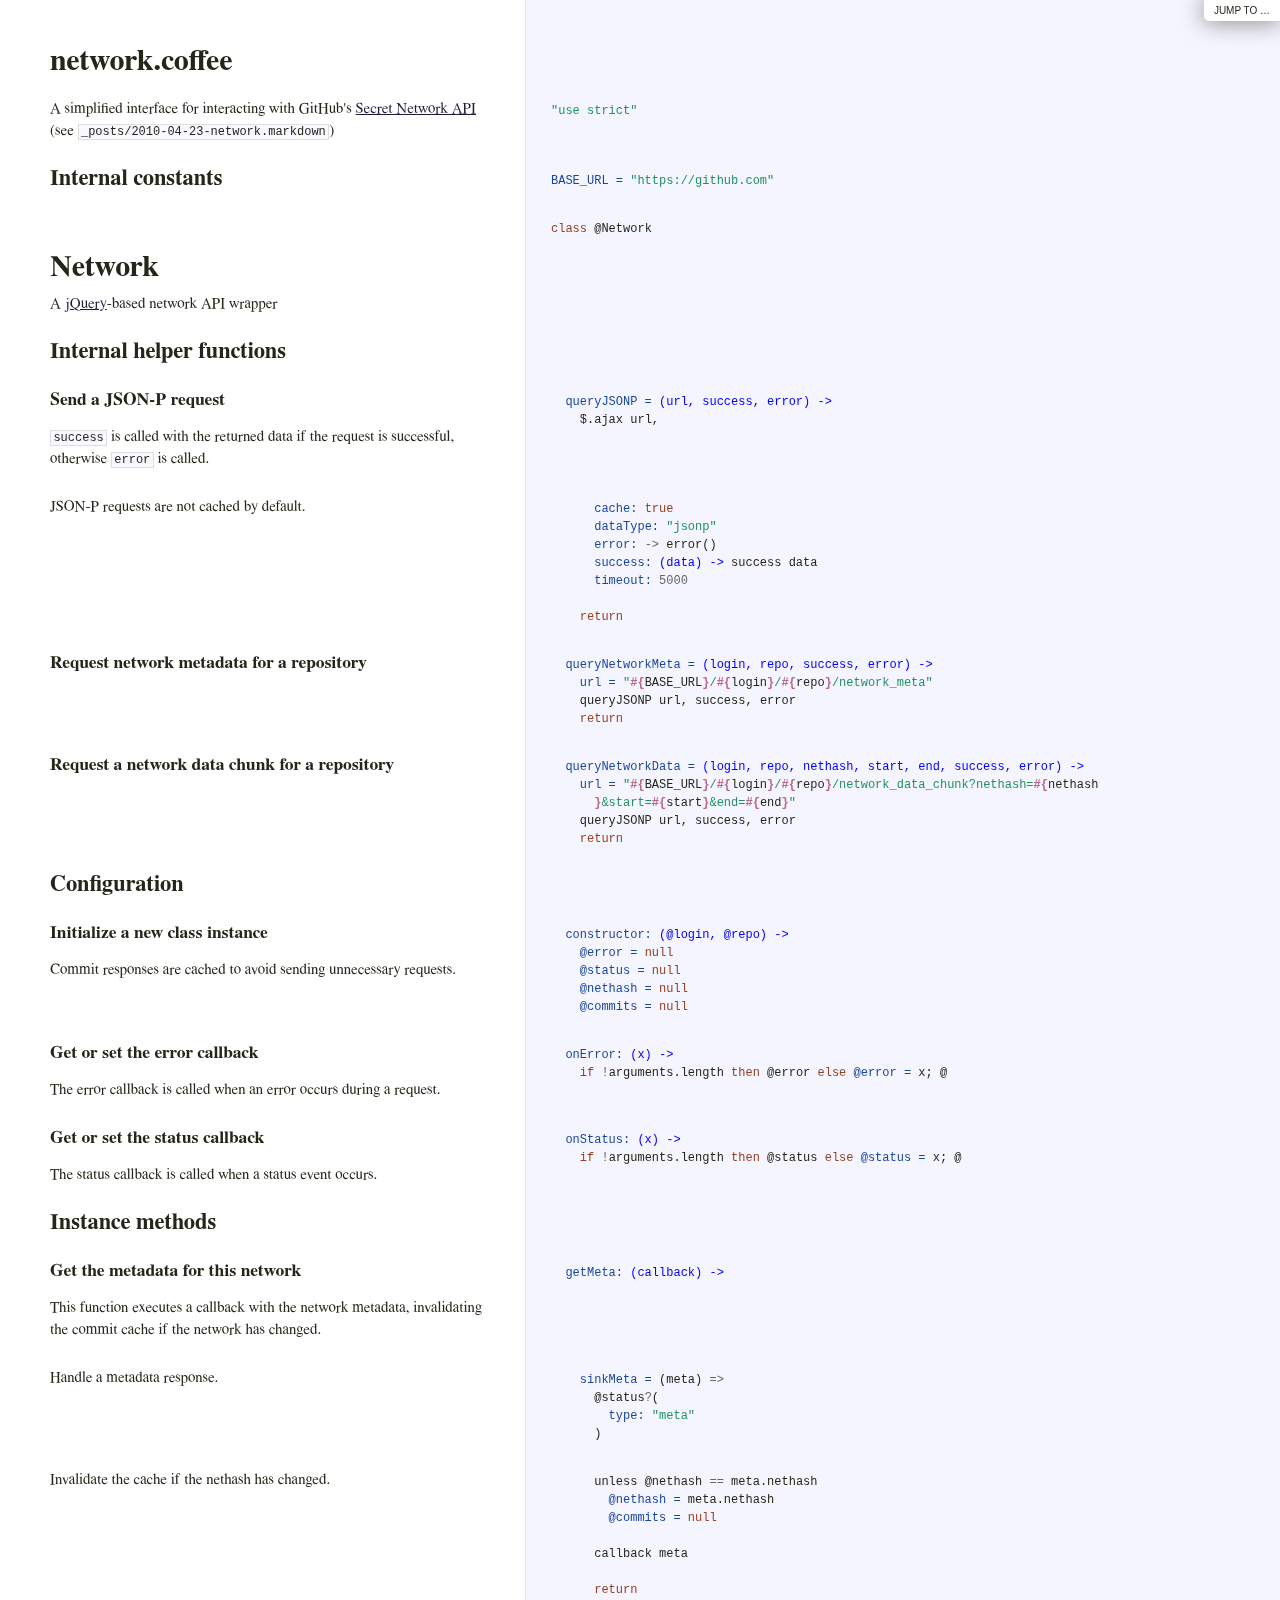
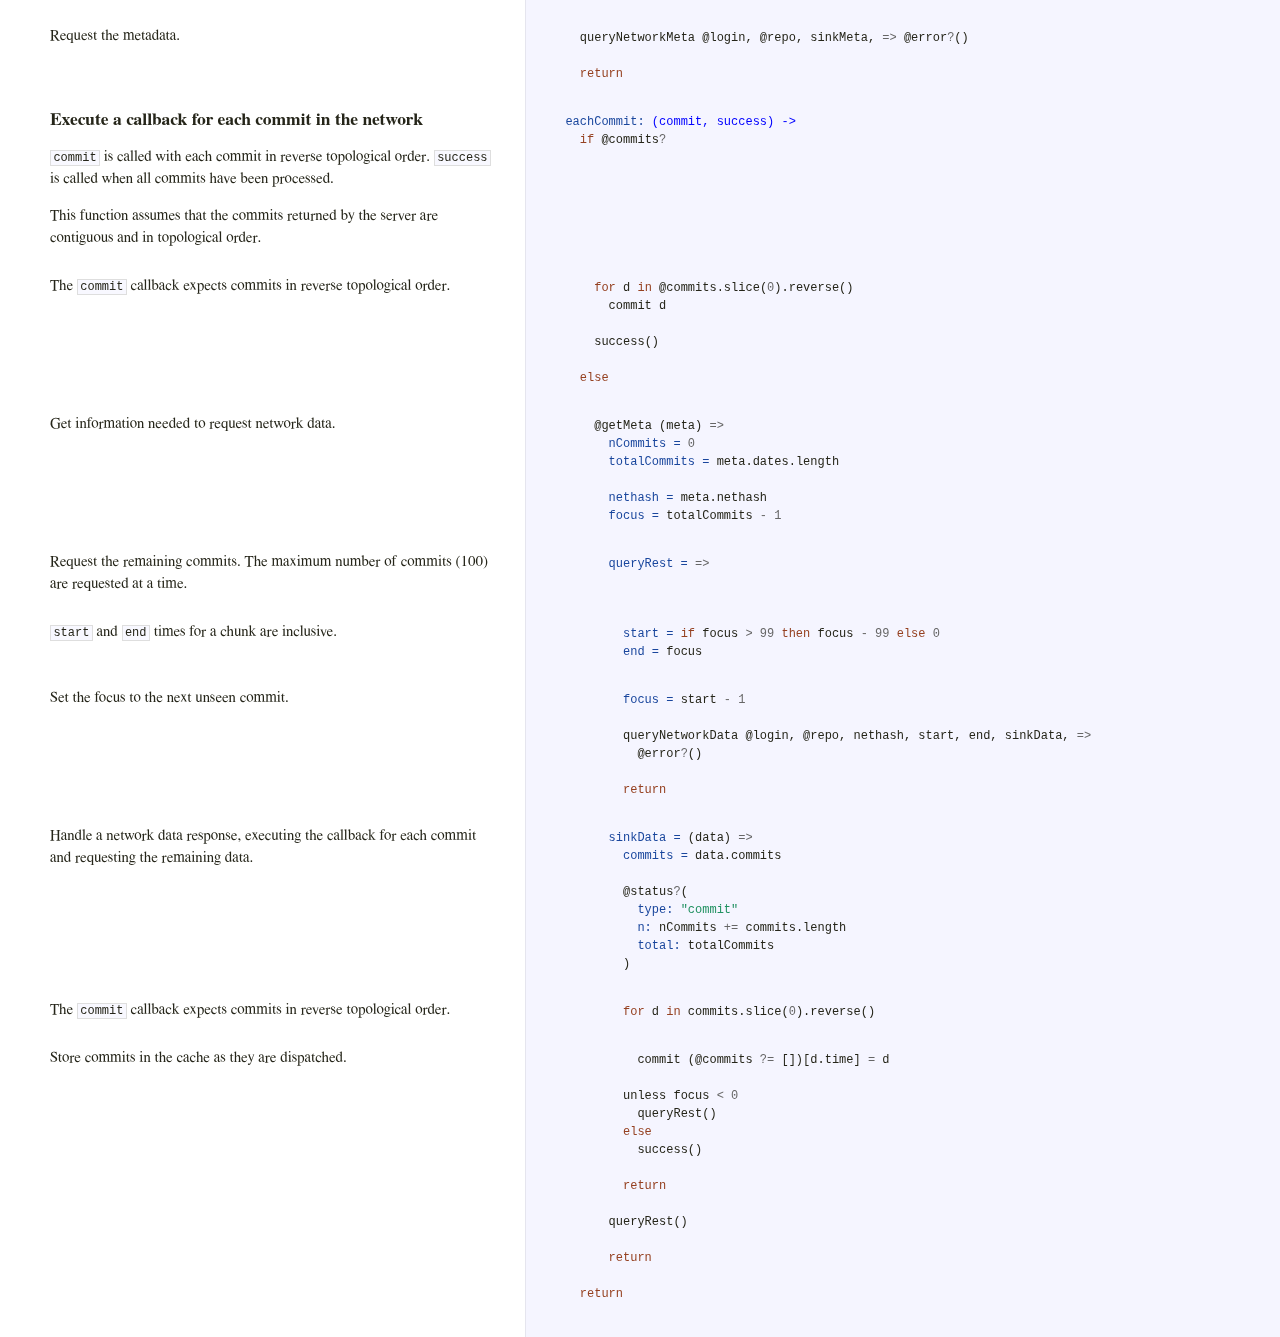
<file: doc/network.html>
<!DOCTYPE html>  <html> <head>   <title>network.coffee</title>   <meta http-equiv="content-type" content="text/html; charset=UTF-8">   <link rel="stylesheet" media="all" href="docco.css" /> </head> <body>   <div id="container">     <div id="background"></div>            <div id="jump_to">         Jump To &hellip;         <div id="jump_wrapper">           <div id="jump_page">                                           <a class="source" href="calendar.html">                 calendar.coffee               </a>                                           <a class="source" href="index.html">                 index.coffee               </a>                                           <a class="source" href="network.html">                 network.coffee               </a>                        </div>         </div>       </div>          <table cellpadding="0" cellspacing="0">       <thead>         <tr>           <th class="docs">             <h1>               network.coffee             </h1>           </th>           <th class="code">           </th>         </tr>       </thead>       <tbody>                               <tr id="section-1">             <td class="docs">               <div class="pilwrap">                 <a class="pilcrow" href="#section-1">&#182;</a>               </div>               <p>A simplified interface for interacting with GitHub's <a href="https://github.com/github/develop.github.com">Secret Network API</a>
(see <code>_posts/2010-04-23-network.markdown</code>)</p>             </td>             <td class="code">               <div class="highlight"><pre><span class="s">&quot;use strict&quot;</span></pre></div>             </td>           </tr>                               <tr id="section-2">             <td class="docs">               <div class="pilwrap">                 <a class="pilcrow" href="#section-2">&#182;</a>               </div>               <h2>Internal constants</h2>             </td>             <td class="code">               <div class="highlight"><pre><span class="nv">BASE_URL = </span><span class="s">&quot;https://github.com&quot;</span></pre></div>             </td>           </tr>                               <tr id="section-3">             <td class="docs">               <div class="pilwrap">                 <a class="pilcrow" href="#section-3">&#182;</a>               </div>               <h1>Network</h1>

<p>A <a href="http://jquery.com/" title="jQuery">jQuery</a>-based network API wrapper</p>             </td>             <td class="code">               <div class="highlight"><pre><span class="k">class</span> <span class="nx">@Network</span></pre></div>             </td>           </tr>                               <tr id="section-4">             <td class="docs">               <div class="pilwrap">                 <a class="pilcrow" href="#section-4">&#182;</a>               </div>               <h2>Internal helper functions</h2>             </td>             <td class="code">               <div class="highlight"><pre></pre></div>             </td>           </tr>                               <tr id="section-5">             <td class="docs">               <div class="pilwrap">                 <a class="pilcrow" href="#section-5">&#182;</a>               </div>               <h3>Send a JSON-P request</h3>

<p><code>success</code> is called with the returned data if the request is successful,
otherwise <code>error</code> is called.</p>             </td>             <td class="code">               <div class="highlight"><pre>  <span class="nv">queryJSONP = </span><span class="nf">(url, success, error) -&gt;</span>
    <span class="nx">$</span><span class="p">.</span><span class="nx">ajax</span> <span class="nx">url</span><span class="p">,</span></pre></div>             </td>           </tr>                               <tr id="section-6">             <td class="docs">               <div class="pilwrap">                 <a class="pilcrow" href="#section-6">&#182;</a>               </div>               <p>JSON-P requests are not cached by default.</p>             </td>             <td class="code">               <div class="highlight"><pre>      <span class="nv">cache: </span><span class="kc">true</span>
      <span class="nv">dataType: </span><span class="s">&quot;jsonp&quot;</span>
      <span class="nv">error: </span><span class="o">-&gt;</span> <span class="nx">error</span><span class="p">()</span>
      <span class="nv">success: </span><span class="nf">(data) -&gt;</span> <span class="nx">success</span> <span class="nx">data</span>
      <span class="nv">timeout: </span><span class="mi">5000</span>

    <span class="k">return</span></pre></div>             </td>           </tr>                               <tr id="section-7">             <td class="docs">               <div class="pilwrap">                 <a class="pilcrow" href="#section-7">&#182;</a>               </div>               <h3>Request network metadata for a repository</h3>             </td>             <td class="code">               <div class="highlight"><pre>  <span class="nv">queryNetworkMeta = </span><span class="nf">(login, repo, success, error) -&gt;</span>
    <span class="nv">url = </span><span class="s">&quot;</span><span class="si">#{</span><span class="nx">BASE_URL</span><span class="si">}</span><span class="s">/</span><span class="si">#{</span><span class="nx">login</span><span class="si">}</span><span class="s">/</span><span class="si">#{</span><span class="nx">repo</span><span class="si">}</span><span class="s">/network_meta&quot;</span>
    <span class="nx">queryJSONP</span> <span class="nx">url</span><span class="p">,</span> <span class="nx">success</span><span class="p">,</span> <span class="nx">error</span>
    <span class="k">return</span></pre></div>             </td>           </tr>                               <tr id="section-8">             <td class="docs">               <div class="pilwrap">                 <a class="pilcrow" href="#section-8">&#182;</a>               </div>               <h3>Request a network data chunk for a repository</h3>             </td>             <td class="code">               <div class="highlight"><pre>  <span class="nv">queryNetworkData = </span><span class="nf">(login, repo, nethash, start, end, success, error) -&gt;</span>
    <span class="nv">url = </span><span class="s">&quot;</span><span class="si">#{</span><span class="nx">BASE_URL</span><span class="si">}</span><span class="s">/</span><span class="si">#{</span><span class="nx">login</span><span class="si">}</span><span class="s">/</span><span class="si">#{</span><span class="nx">repo</span><span class="si">}</span><span class="s">/network_data_chunk?nethash=</span><span class="si">#{</span><span class="nx">nethash</span>
      <span class="si">}</span><span class="s">&amp;start=</span><span class="si">#{</span><span class="nx">start</span><span class="si">}</span><span class="s">&amp;end=</span><span class="si">#{</span><span class="nx">end</span><span class="si">}</span><span class="s">&quot;</span>
    <span class="nx">queryJSONP</span> <span class="nx">url</span><span class="p">,</span> <span class="nx">success</span><span class="p">,</span> <span class="nx">error</span>
    <span class="k">return</span></pre></div>             </td>           </tr>                               <tr id="section-9">             <td class="docs">               <div class="pilwrap">                 <a class="pilcrow" href="#section-9">&#182;</a>               </div>               <h2>Configuration</h2>             </td>             <td class="code">               <div class="highlight"><pre></pre></div>             </td>           </tr>                               <tr id="section-10">             <td class="docs">               <div class="pilwrap">                 <a class="pilcrow" href="#section-10">&#182;</a>               </div>               <h3>Initialize a new class instance</h3>

<p>Commit responses are cached to avoid sending unnecessary requests.</p>             </td>             <td class="code">               <div class="highlight"><pre>  <span class="nv">constructor: </span><span class="nf">(@login, @repo) -&gt;</span>
    <span class="vi">@error = </span><span class="kc">null</span>
    <span class="vi">@status = </span><span class="kc">null</span>
    <span class="vi">@nethash = </span><span class="kc">null</span>
    <span class="vi">@commits = </span><span class="kc">null</span></pre></div>             </td>           </tr>                               <tr id="section-11">             <td class="docs">               <div class="pilwrap">                 <a class="pilcrow" href="#section-11">&#182;</a>               </div>               <h3>Get or set the error callback</h3>

<p>The error callback is called when an error occurs during a request.</p>             </td>             <td class="code">               <div class="highlight"><pre>  <span class="nv">onError: </span><span class="nf">(x) -&gt;</span>
    <span class="k">if</span> <span class="o">!</span><span class="nx">arguments</span><span class="p">.</span><span class="nx">length</span> <span class="k">then</span> <span class="nx">@error</span> <span class="k">else</span> <span class="vi">@error = </span><span class="nx">x</span><span class="p">;</span> <span class="nx">@</span></pre></div>             </td>           </tr>                               <tr id="section-12">             <td class="docs">               <div class="pilwrap">                 <a class="pilcrow" href="#section-12">&#182;</a>               </div>               <h3>Get or set the status callback</h3>

<p>The status callback is called when a status event occurs.</p>             </td>             <td class="code">               <div class="highlight"><pre>  <span class="nv">onStatus: </span><span class="nf">(x) -&gt;</span>
    <span class="k">if</span> <span class="o">!</span><span class="nx">arguments</span><span class="p">.</span><span class="nx">length</span> <span class="k">then</span> <span class="nx">@status</span> <span class="k">else</span> <span class="vi">@status = </span><span class="nx">x</span><span class="p">;</span> <span class="nx">@</span></pre></div>             </td>           </tr>                               <tr id="section-13">             <td class="docs">               <div class="pilwrap">                 <a class="pilcrow" href="#section-13">&#182;</a>               </div>               <h2>Instance methods</h2>             </td>             <td class="code">               <div class="highlight"><pre></pre></div>             </td>           </tr>                               <tr id="section-14">             <td class="docs">               <div class="pilwrap">                 <a class="pilcrow" href="#section-14">&#182;</a>               </div>               <h3>Get the metadata for this network</h3>

<p>This function executes a callback with the network metadata, invalidating
the commit cache if the network has changed.</p>             </td>             <td class="code">               <div class="highlight"><pre>  <span class="nv">getMeta: </span><span class="nf">(callback) -&gt;</span></pre></div>             </td>           </tr>                               <tr id="section-15">             <td class="docs">               <div class="pilwrap">                 <a class="pilcrow" href="#section-15">&#182;</a>               </div>               <p>Handle a metadata response.</p>             </td>             <td class="code">               <div class="highlight"><pre>    <span class="nv">sinkMeta = </span><span class="p">(</span><span class="nx">meta</span><span class="p">)</span> <span class="o">=&gt;</span>
      <span class="nx">@status</span><span class="o">?</span><span class="p">(</span>
        <span class="nv">type: </span><span class="s">&quot;meta&quot;</span>
      <span class="p">)</span></pre></div>             </td>           </tr>                               <tr id="section-16">             <td class="docs">               <div class="pilwrap">                 <a class="pilcrow" href="#section-16">&#182;</a>               </div>               <p>Invalidate the cache if the nethash has changed.</p>             </td>             <td class="code">               <div class="highlight"><pre>      <span class="nx">unless</span> <span class="nx">@nethash</span> <span class="o">==</span> <span class="nx">meta</span><span class="p">.</span><span class="nx">nethash</span>
        <span class="vi">@nethash = </span><span class="nx">meta</span><span class="p">.</span><span class="nx">nethash</span>
        <span class="vi">@commits = </span><span class="kc">null</span>

      <span class="nx">callback</span> <span class="nx">meta</span>

      <span class="k">return</span></pre></div>             </td>           </tr>                               <tr id="section-17">             <td class="docs">               <div class="pilwrap">                 <a class="pilcrow" href="#section-17">&#182;</a>               </div>               <p>Request the metadata.</p>             </td>             <td class="code">               <div class="highlight"><pre>    <span class="nx">queryNetworkMeta</span> <span class="nx">@login</span><span class="p">,</span> <span class="nx">@repo</span><span class="p">,</span> <span class="nx">sinkMeta</span><span class="p">,</span> <span class="o">=&gt;</span> <span class="nx">@error</span><span class="o">?</span><span class="p">()</span>

    <span class="k">return</span></pre></div>             </td>           </tr>                               <tr id="section-18">             <td class="docs">               <div class="pilwrap">                 <a class="pilcrow" href="#section-18">&#182;</a>               </div>               <h3>Execute a callback for each commit in the network</h3>

<p><code>commit</code> is called with each commit in reverse topological order.
<code>success</code> is called when all commits have been processed.</p>

<p>This function assumes that the commits returned by the server are
contiguous and in topological order.</p>             </td>             <td class="code">               <div class="highlight"><pre>  <span class="nv">eachCommit: </span><span class="nf">(commit, success) -&gt;</span>
    <span class="k">if</span> <span class="nx">@commits</span><span class="o">?</span></pre></div>             </td>           </tr>                               <tr id="section-19">             <td class="docs">               <div class="pilwrap">                 <a class="pilcrow" href="#section-19">&#182;</a>               </div>               <p>The <code>commit</code> callback expects commits in reverse topological order.</p>             </td>             <td class="code">               <div class="highlight"><pre>      <span class="k">for</span> <span class="nx">d</span> <span class="k">in</span> <span class="nx">@commits</span><span class="p">.</span><span class="nx">slice</span><span class="p">(</span><span class="mi">0</span><span class="p">).</span><span class="nx">reverse</span><span class="p">()</span>
        <span class="nx">commit</span> <span class="nx">d</span>

      <span class="nx">success</span><span class="p">()</span>

    <span class="k">else</span></pre></div>             </td>           </tr>                               <tr id="section-20">             <td class="docs">               <div class="pilwrap">                 <a class="pilcrow" href="#section-20">&#182;</a>               </div>               <p>Get information needed to request network data.</p>             </td>             <td class="code">               <div class="highlight"><pre>      <span class="nx">@getMeta</span> <span class="p">(</span><span class="nx">meta</span><span class="p">)</span> <span class="o">=&gt;</span>
        <span class="nv">nCommits = </span><span class="mi">0</span>
        <span class="nv">totalCommits = </span><span class="nx">meta</span><span class="p">.</span><span class="nx">dates</span><span class="p">.</span><span class="nx">length</span>

        <span class="nv">nethash = </span><span class="nx">meta</span><span class="p">.</span><span class="nx">nethash</span>
        <span class="nv">focus = </span><span class="nx">totalCommits</span> <span class="o">-</span> <span class="mi">1</span></pre></div>             </td>           </tr>                               <tr id="section-21">             <td class="docs">               <div class="pilwrap">                 <a class="pilcrow" href="#section-21">&#182;</a>               </div>               <p>Request the remaining commits. The maximum number of commits (100)
are requested at a time.</p>             </td>             <td class="code">               <div class="highlight"><pre>        <span class="nv">queryRest = </span><span class="o">=&gt;</span></pre></div>             </td>           </tr>                               <tr id="section-22">             <td class="docs">               <div class="pilwrap">                 <a class="pilcrow" href="#section-22">&#182;</a>               </div>               <p><code>start</code> and <code>end</code> times for a chunk are inclusive.</p>             </td>             <td class="code">               <div class="highlight"><pre>          <span class="nv">start = </span><span class="k">if</span> <span class="nx">focus</span> <span class="o">&gt;</span> <span class="mi">99</span> <span class="k">then</span> <span class="nx">focus</span> <span class="o">-</span> <span class="mi">99</span> <span class="k">else</span> <span class="mi">0</span>
          <span class="nv">end = </span><span class="nx">focus</span></pre></div>             </td>           </tr>                               <tr id="section-23">             <td class="docs">               <div class="pilwrap">                 <a class="pilcrow" href="#section-23">&#182;</a>               </div>               <p>Set the focus to the next unseen commit.</p>             </td>             <td class="code">               <div class="highlight"><pre>          <span class="nv">focus = </span><span class="nx">start</span> <span class="o">-</span> <span class="mi">1</span>

          <span class="nx">queryNetworkData</span> <span class="nx">@login</span><span class="p">,</span> <span class="nx">@repo</span><span class="p">,</span> <span class="nx">nethash</span><span class="p">,</span> <span class="nx">start</span><span class="p">,</span> <span class="nx">end</span><span class="p">,</span> <span class="nx">sinkData</span><span class="p">,</span> <span class="o">=&gt;</span>
            <span class="nx">@error</span><span class="o">?</span><span class="p">()</span>

          <span class="k">return</span></pre></div>             </td>           </tr>                               <tr id="section-24">             <td class="docs">               <div class="pilwrap">                 <a class="pilcrow" href="#section-24">&#182;</a>               </div>               <p>Handle a network data response, executing the callback for each
commit and requesting the remaining data.</p>             </td>             <td class="code">               <div class="highlight"><pre>        <span class="nv">sinkData = </span><span class="p">(</span><span class="nx">data</span><span class="p">)</span> <span class="o">=&gt;</span>
          <span class="nv">commits = </span><span class="nx">data</span><span class="p">.</span><span class="nx">commits</span>

          <span class="nx">@status</span><span class="o">?</span><span class="p">(</span>
            <span class="nv">type: </span><span class="s">&quot;commit&quot;</span>
            <span class="nv">n: </span><span class="nx">nCommits</span> <span class="o">+=</span> <span class="nx">commits</span><span class="p">.</span><span class="nx">length</span>
            <span class="nv">total: </span><span class="nx">totalCommits</span>
          <span class="p">)</span></pre></div>             </td>           </tr>                               <tr id="section-25">             <td class="docs">               <div class="pilwrap">                 <a class="pilcrow" href="#section-25">&#182;</a>               </div>               <p>The <code>commit</code> callback expects commits in reverse topological order.</p>             </td>             <td class="code">               <div class="highlight"><pre>          <span class="k">for</span> <span class="nx">d</span> <span class="k">in</span> <span class="nx">commits</span><span class="p">.</span><span class="nx">slice</span><span class="p">(</span><span class="mi">0</span><span class="p">).</span><span class="nx">reverse</span><span class="p">()</span></pre></div>             </td>           </tr>                               <tr id="section-26">             <td class="docs">               <div class="pilwrap">                 <a class="pilcrow" href="#section-26">&#182;</a>               </div>               <p>Store commits in the cache as they are dispatched.</p>             </td>             <td class="code">               <div class="highlight"><pre>            <span class="nx">commit</span> <span class="p">(</span><span class="nx">@commits</span> <span class="o">?=</span> <span class="p">[])[</span><span class="nx">d</span><span class="p">.</span><span class="nx">time</span><span class="p">]</span> <span class="o">=</span> <span class="nx">d</span>

          <span class="nx">unless</span> <span class="nx">focus</span> <span class="o">&lt;</span> <span class="mi">0</span>
            <span class="nx">queryRest</span><span class="p">()</span>
          <span class="k">else</span>
            <span class="nx">success</span><span class="p">()</span>

          <span class="k">return</span>

        <span class="nx">queryRest</span><span class="p">()</span>

        <span class="k">return</span>

    <span class="k">return</span>

</pre></div>             </td>           </tr>                </tbody>     </table>   </div> </body> </html>
</file>
<file: ribbon.css>
/*
 * A CSS3 [ribbon] [1] for GitHub repositories
 *
 * This ribbon is inspired by Daniel Perez Alvarez's ribbon at
 * <http://unindented.org/articles/2009/10/github-ribbon-using-css-transforms/>.
 *
 *   [1]: https://github.com/blog/273-github-ribbons [GitHub Ribbons]
 */

/* The font should be Collegiate, but a web font isn't available. */
@import url("http://fonts.googleapis.com/css?family=Cabin Condensed:500");

.github-ribbon {
  display: block;
  position: absolute;
  overflow: hidden;
  top: 0;
  right: 0;
  width: 149px;
  height: 149px;
}

.github-ribbon a {
  display: block;
  position: relative;
  top: 40px;
  right: 10px;
  width: 200px;
  margin: 0;
  padding: 2px 0 0 0;
  border: 1px solid #a00;
  font-family: "Cabin Condensed", Helvetica, Arial, sans-serif;
  font-size: 14px;
  line-height: 1.9;
  font-weight: 500;
  text-align: center;
  text-decoration: none;
  text-shadow: 0 0 4px #888;
  transform: rotate(45deg);
  -moz-transform: rotate(45deg);
  -webkit-transform: rotate(45deg);
  color: #fff;
  background: #a00;
  box-shadow: 0 0 8px #888;
}

/* Inner border */
.github-ribbon a:before {
  position: absolute;
  top: 1px;
  right: 1px;
  bottom: 1px;
  left: 1px;
  z-index: -1;
  border: 1px solid #c88;
  content: "";
}
</file>
<file: calendar.css>
svg {
  font-size: 13px;
  shape-rendering: crispedges;
}

.calendar, .legend, .year, .month {
  transition: opacity 1s linear;
  -moz-transition: opacity 1s linear;
  -webkit-transition: opacity 1s linear;
}

.legend rect, .day {
  transition: fill 0.5s, opacity 1s linear;
  -moz-transition: fill 0.5s, opacity 1s linear;
  -webkit-transition: fill 0.5s, opacity 1s linear;
}

.axis path, .axis line {
  fill: none;
  stroke: #000;
}

.month-label {
  text-anchor: middle;
}

.year text {
  text-anchor: end;
  dominant-baseline: middle;
}

.year-label {
  font-weight: bold;
}

.month path {
  fill: none;
  stroke: #000;
  stroke-width: 2;
}

.month path.internal {
  stroke: #ccc;
  stroke-width: 1;
}

.day {
  fill: #fff;
  stroke-width: 0;
}
</file>
<file: style.css>
html {
  min-width: 1040px;
  border-top: 10px solid #6b699d;
}

body {
  width: 960px;
  margin: 1em auto 4em auto;
  font-family: "Helvetica Neue", Helvetica, Arial, sans-serif;
  line-height: 1.4;
}

h1, h2 {
  margin: 0.3em 0 0.1em 0;
  font-weight: 300;
  text-rendering: optimizelegibility;
}

h1 {
  font-size: 64px;
  letter-spacing: -2px;
}

a {
  text-decoration: none;
  color: #6b699d;
}

a:hover {
  text-decoration: underline;
}

aside {
  font-size: small;
  text-align: right;
  color: #444;
}

section {
  margin-bottom: 1em;
}

/* Display lists in the header on one line. */
header ul {
  display: inline;
  padding: 0;
}

header ul li {
  display: inline;
  list-style: none;
}

/* Separate top-level lists by '|'. */
header ul li:not(:last-child):after {
  content: " |";
}

header ul li.github-ribbon:after {
  content: "";
}

/* Separate second-level lists by ','. */
header ul li ul li:not(:last-child):after {
  content: ",";
}

/* Change the color of the GitHub ribbon and remove the shadow. */
.github-ribbon a {
  border: 1px solid #6b699d;
  background: #6b699d;
  box-shadow: none;
}

.github-ribbon a:before {
  border: 1px solid #8596bd;
}

.github-ribbon a:hover {
  text-decoration: underline;
}

.title {
  position: relative;
}

.title aside {
  position: absolute;
  right: 0;
  bottom: 3px;
}

.title:after {
  display: block;
  clear: both;
  visibility: hidden;
}
</file>
<file: doc/docco.css>
/*--------------------- Layout and Typography ----------------------------*/
body {
  font-family: 'Palatino Linotype', 'Book Antiqua', Palatino, FreeSerif, serif;
  font-size: 15px;
  line-height: 22px;
  color: #252519;
  margin: 0; padding: 0;
}
a {
  color: #261a3b;
}
  a:visited {
    color: #261a3b;
  }
p {
  margin: 0 0 15px 0;
}
h1, h2, h3, h4, h5, h6 {
  margin: 0px 0 15px 0;
}
  h1 {
    margin-top: 40px;
  }
hr {
    border: 0 none;
    border-top: 1px solid #e5e5ee;
    height: 1px;
    margin: 20px 0;
}
#container {
  position: relative;
}
#background {
  position: fixed;
  top: 0; left: 525px; right: 0; bottom: 0;
  background: #f5f5ff;
  border-left: 1px solid #e5e5ee;
  z-index: -1;
}
#jump_to, #jump_page {
  background: white;
  -webkit-box-shadow: 0 0 25px #777; -moz-box-shadow: 0 0 25px #777;
  -webkit-border-bottom-left-radius: 5px; -moz-border-radius-bottomleft: 5px;
  font: 10px Arial;
  text-transform: uppercase;
  cursor: pointer;
  text-align: right;
}
#jump_to, #jump_wrapper {
  position: fixed;
  right: 0; top: 0;
  padding: 5px 10px;
}
  #jump_wrapper {
    padding: 0;
    display: none;
  }
    #jump_to:hover #jump_wrapper {
      display: block;
    }
    #jump_page {
      padding: 5px 0 3px;
      margin: 0 0 25px 25px;
    }
      #jump_page .source {
        display: block;
        padding: 5px 10px;
        text-decoration: none;
        border-top: 1px solid #eee;
      }
        #jump_page .source:hover {
          background: #f5f5ff;
        }
        #jump_page .source:first-child {
        }
table td {
  border: 0;
  outline: 0;
}
  td.docs, th.docs {
    max-width: 450px;
    min-width: 450px;
    min-height: 5px;
    padding: 10px 25px 1px 50px;
    overflow-x: hidden;
    vertical-align: top;
    text-align: left;
  }
    .docs pre {
      margin: 15px 0 15px;
      padding-left: 15px;
    }
    .docs p tt, .docs p code {
      background: #f8f8ff;
      border: 1px solid #dedede;
      font-size: 12px;
      padding: 0 0.2em;
    }
    .pilwrap {
      position: relative;
    }
      .pilcrow {
        font: 12px Arial;
        text-decoration: none;
        color: #454545;
        position: absolute;
        top: 3px; left: -20px;
        padding: 1px 2px;
        opacity: 0;
        -webkit-transition: opacity 0.2s linear;
      }
        td.docs:hover .pilcrow {
          opacity: 1;
        }
  td.code, th.code {
    padding: 14px 15px 16px 25px;
    width: 100%;
    vertical-align: top;
    background: #f5f5ff;
    border-left: 1px solid #e5e5ee;
  }
    pre, tt, code {
      font-size: 12px; line-height: 18px;
      font-family: Menlo, Monaco, Consolas, "Lucida Console", monospace;
      margin: 0; padding: 0;
    }


/*---------------------- Syntax Highlighting -----------------------------*/
td.linenos { background-color: #f0f0f0; padding-right: 10px; }
span.lineno { background-color: #f0f0f0; padding: 0 5px 0 5px; }
body .hll { background-color: #ffffcc }
body .c { color: #408080; font-style: italic }  /* Comment */
body .err { border: 1px solid #FF0000 }         /* Error */
body .k { color: #954121 }                      /* Keyword */
body .o { color: #666666 }                      /* Operator */
body .cm { color: #408080; font-style: italic } /* Comment.Multiline */
body .cp { color: #BC7A00 }                     /* Comment.Preproc */
body .c1 { color: #408080; font-style: italic } /* Comment.Single */
body .cs { color: #408080; font-style: italic } /* Comment.Special */
body .gd { color: #A00000 }                     /* Generic.Deleted */
body .ge { font-style: italic }                 /* Generic.Emph */
body .gr { color: #FF0000 }                     /* Generic.Error */
body .gh { color: #000080; font-weight: bold }  /* Generic.Heading */
body .gi { color: #00A000 }                     /* Generic.Inserted */
body .go { color: #808080 }                     /* Generic.Output */
body .gp { color: #000080; font-weight: bold }  /* Generic.Prompt */
body .gs { font-weight: bold }                  /* Generic.Strong */
body .gu { color: #800080; font-weight: bold }  /* Generic.Subheading */
body .gt { color: #0040D0 }                     /* Generic.Traceback */
body .kc { color: #954121 }                     /* Keyword.Constant */
body .kd { color: #954121; font-weight: bold }  /* Keyword.Declaration */
body .kn { color: #954121; font-weight: bold }  /* Keyword.Namespace */
body .kp { color: #954121 }                     /* Keyword.Pseudo */
body .kr { color: #954121; font-weight: bold }  /* Keyword.Reserved */
body .kt { color: #B00040 }                     /* Keyword.Type */
body .m { color: #666666 }                      /* Literal.Number */
body .s { color: #219161 }                      /* Literal.String */
body .na { color: #7D9029 }                     /* Name.Attribute */
body .nb { color: #954121 }                     /* Name.Builtin */
body .nc { color: #0000FF; font-weight: bold }  /* Name.Class */
body .no { color: #880000 }                     /* Name.Constant */
body .nd { color: #AA22FF }                     /* Name.Decorator */
body .ni { color: #999999; font-weight: bold }  /* Name.Entity */
body .ne { color: #D2413A; font-weight: bold }  /* Name.Exception */
body .nf { color: #0000FF }                     /* Name.Function */
body .nl { color: #A0A000 }                     /* Name.Label */
body .nn { color: #0000FF; font-weight: bold }  /* Name.Namespace */
body .nt { color: #954121; font-weight: bold }  /* Name.Tag */
body .nv { color: #19469D }                     /* Name.Variable */
body .ow { color: #AA22FF; font-weight: bold }  /* Operator.Word */
body .w { color: #bbbbbb }                      /* Text.Whitespace */
body .mf { color: #666666 }                     /* Literal.Number.Float */
body .mh { color: #666666 }                     /* Literal.Number.Hex */
body .mi { color: #666666 }                     /* Literal.Number.Integer */
body .mo { color: #666666 }                     /* Literal.Number.Oct */
body .sb { color: #219161 }                     /* Literal.String.Backtick */
body .sc { color: #219161 }                     /* Literal.String.Char */
body .sd { color: #219161; font-style: italic } /* Literal.String.Doc */
body .s2 { color: #219161 }                     /* Literal.String.Double */
body .se { color: #BB6622; font-weight: bold }  /* Literal.String.Escape */
body .sh { color: #219161 }                     /* Literal.String.Heredoc */
body .si { color: #BB6688; font-weight: bold }  /* Literal.String.Interpol */
body .sx { color: #954121 }                     /* Literal.String.Other */
body .sr { color: #BB6688 }                     /* Literal.String.Regex */
body .s1 { color: #219161 }                     /* Literal.String.Single */
body .ss { color: #19469D }                     /* Literal.String.Symbol */
body .bp { color: #954121 }                     /* Name.Builtin.Pseudo */
body .vc { color: #19469D }                     /* Name.Variable.Class */
body .vg { color: #19469D }                     /* Name.Variable.Global */
body .vi { color: #19469D }                     /* Name.Variable.Instance */
body .il { color: #666666 }                     /* Literal.Number.Integer.Long */
</file>
